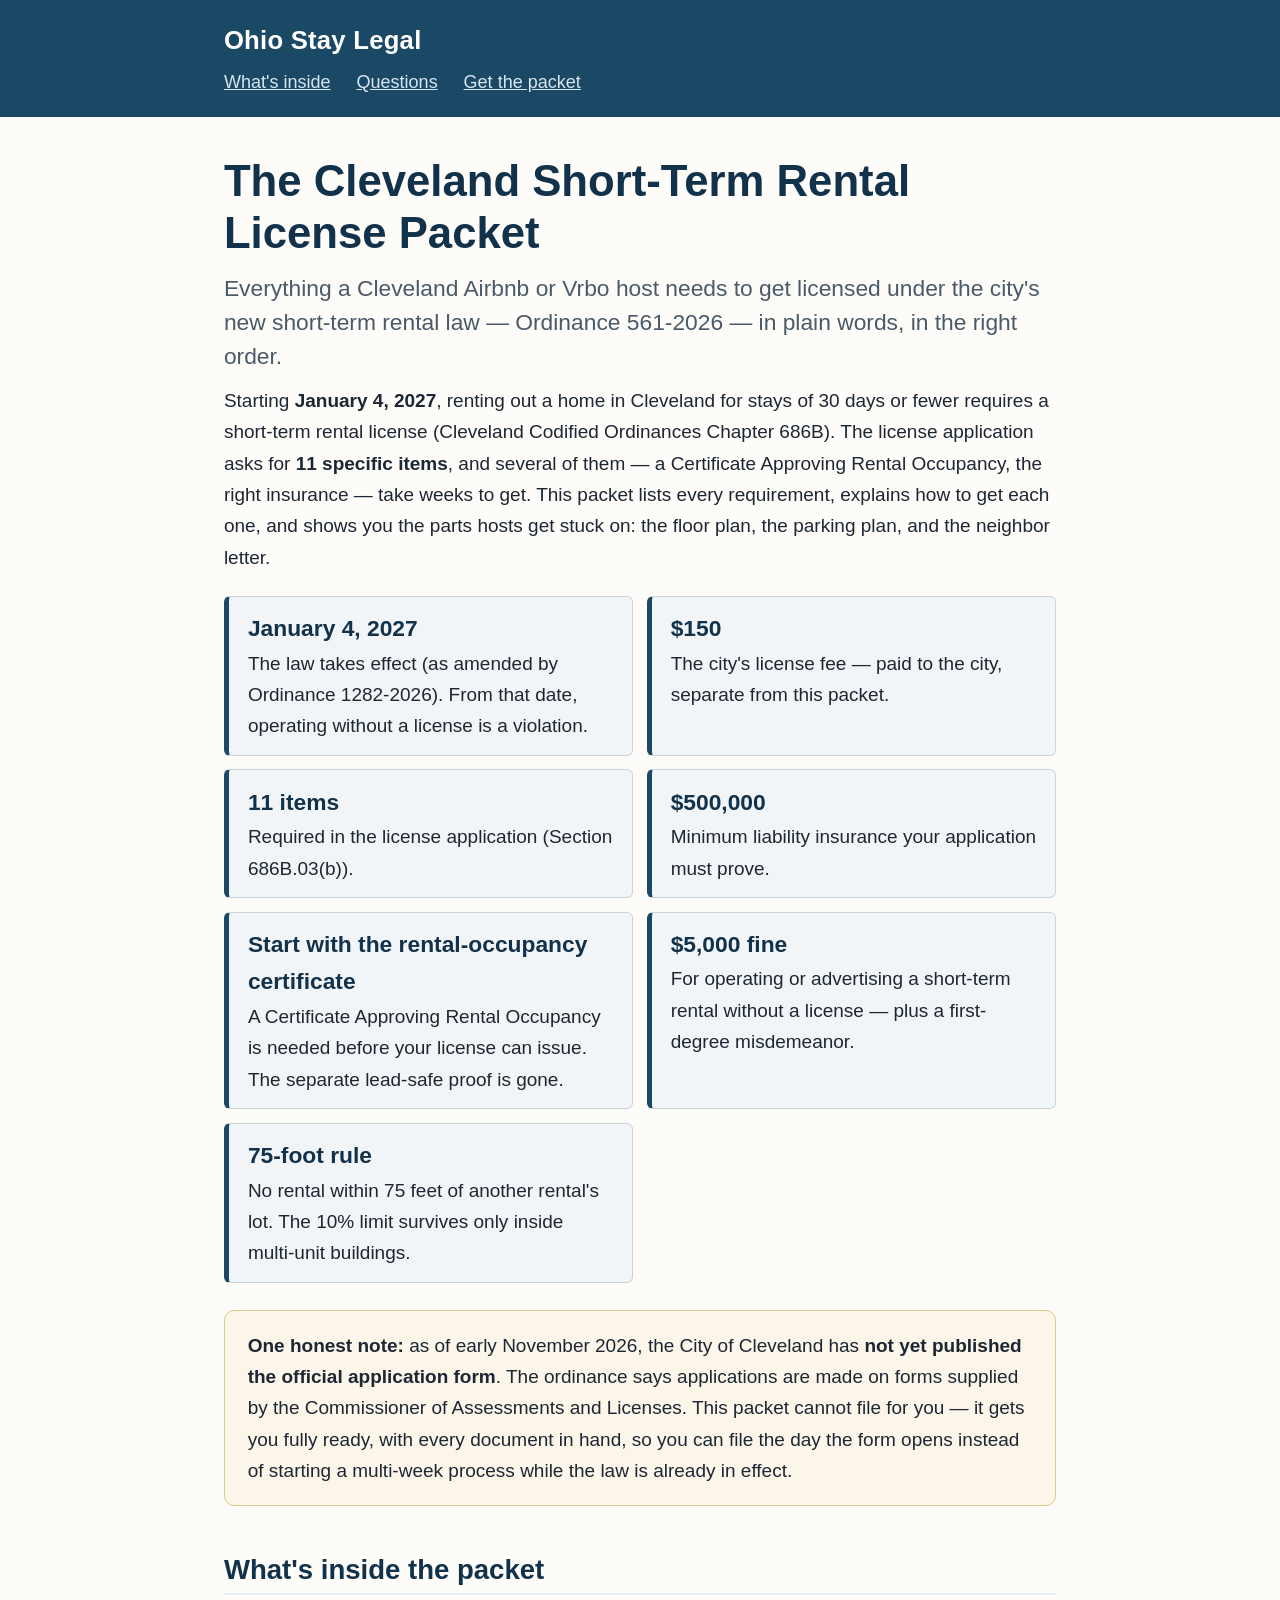
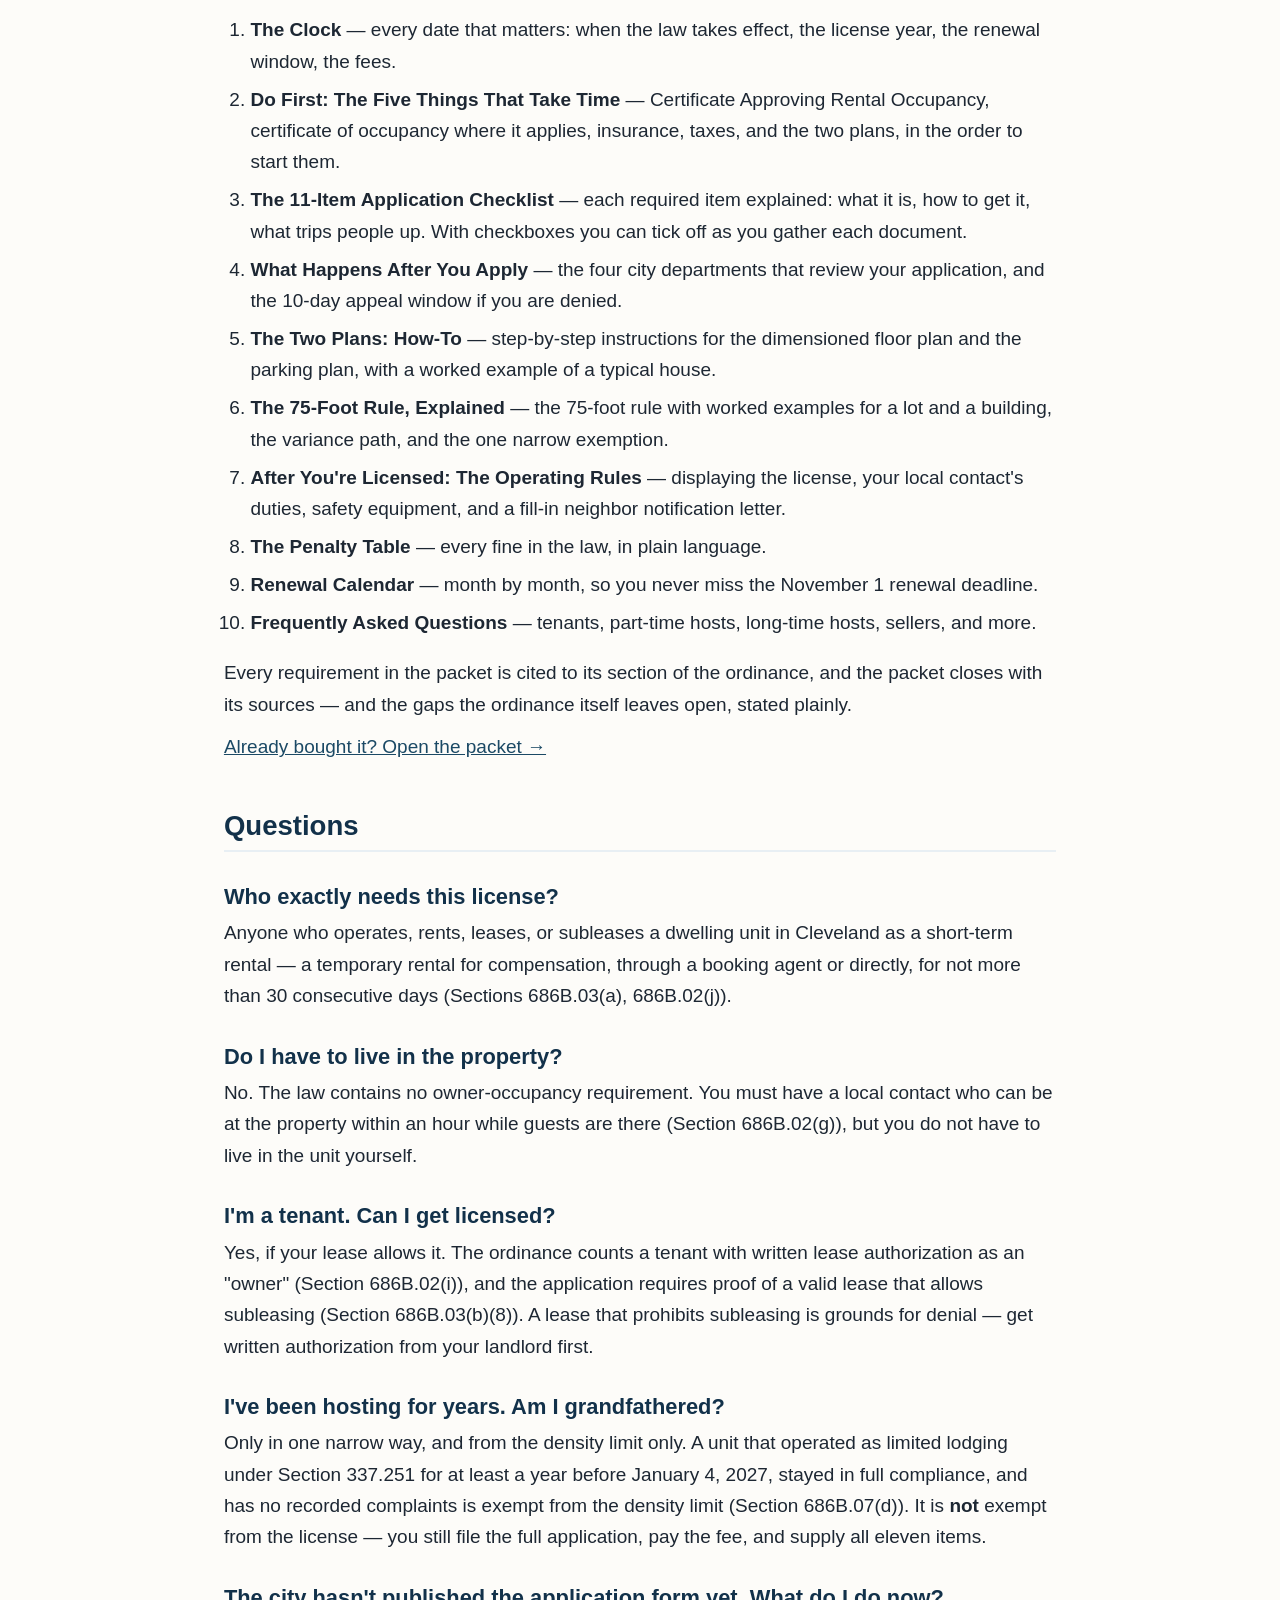
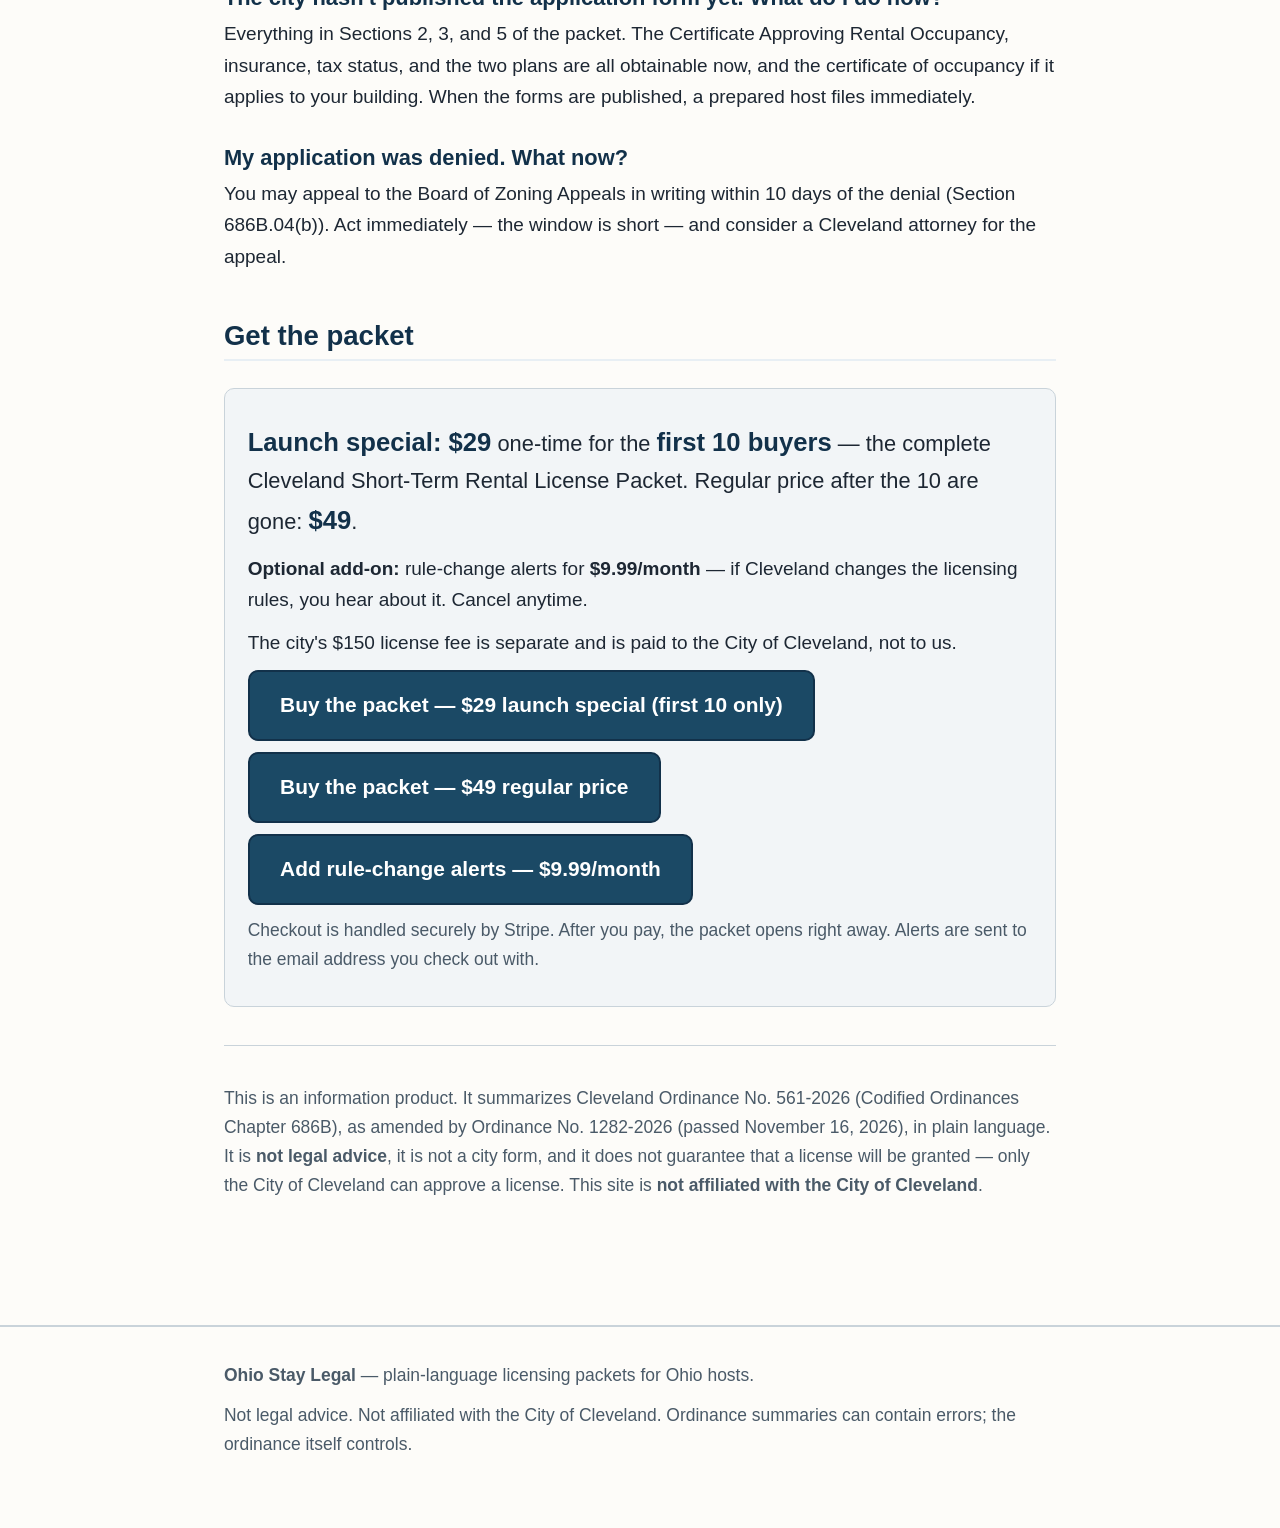
<file: index.html>
<!DOCTYPE html>
<html lang="en">
<head>
<meta charset="utf-8">
<meta name="viewport" content="width=device-width, initial-scale=1">
<!-- BRAND: "Ohio Stay Legal" — name decided by Stephen Legg on 2026-11-04 (state-file cross-check clean; historical registry portal blocked, residual risk accepted by him).
     To rename the product, change the brand name in these spots only:
     this file's <title>, the .brand line in the header, and the footer. -->
<title>Ohio Stay Legal — Cleveland Short-Term Rental License Packet</title>
<meta name="description" content="Everything a Cleveland Airbnb/Vrbo host needs to get licensed under Ordinances 561-2026 and 1282-2026: the 11 required items in plain words, in the right order. $49 one-time.">
<meta name="theme-color" content="#1b4965">
<link rel="manifest" href="manifest.webmanifest">
<link rel="stylesheet" href="style.css">
</head>
<body>

<header class="site-header">
  <div class="wrap">
    <a class="brand" href="index.html">Ohio Stay Legal</a>
    <nav class="site-nav">
      <a href="#whats-inside">What's inside</a>
      <a href="#faq">Questions</a>
      <a href="#buy">Get the packet</a>
    </nav>
  </div>
</header>

<main class="wrap">

  <h1>The Cleveland Short-Term Rental License Packet</h1>
  <p class="lede">Everything a Cleveland Airbnb or Vrbo host needs to get licensed under the city's new short-term rental law — Ordinance 561-2026 — in plain words, in the right order.</p>

  <p>Starting <strong>January 4, 2027</strong>, renting out a home in Cleveland for stays of 30 days or fewer requires a short-term rental license (Cleveland Codified Ordinances Chapter 686B). The license application asks for <strong>11 specific items</strong>, and several of them — a Certificate Approving Rental Occupancy, the right insurance — take weeks to get. This packet lists every requirement, explains how to get each one, and shows you the parts hosts get stuck on: the floor plan, the parking plan, and the neighbor letter.</p>

  <div class="fact-grid">
    <div class="fact"><strong>January 4, 2027</strong> The law takes effect (as amended by Ordinance 1282-2026). From that date, operating without a license is a violation.</div>
    <div class="fact"><strong>$150</strong> The city's license fee — paid to the city, separate from this packet.</div>
    <div class="fact"><strong>11 items</strong> Required in the license application (Section 686B.03(b)).</div>
    <div class="fact"><strong>$500,000</strong> Minimum liability insurance your application must prove.</div>
    <div class="fact"><strong>Start with the rental-occupancy certificate</strong> A Certificate Approving Rental Occupancy is needed before your license can issue. The separate lead-safe proof is gone.</div>
    <div class="fact"><strong>$5,000 fine</strong> For operating or advertising a short-term rental without a license — plus a first-degree misdemeanor.</div>
    <div class="fact"><strong>75-foot rule</strong> No rental within 75 feet of another rental's lot. The 10% limit survives only inside multi-unit buildings.</div>
  </div>

  <div class="callout">
    <p><strong>One honest note:</strong> as of early November 2026, the City of Cleveland has <strong>not yet published the official application form</strong>. The ordinance says applications are made on forms supplied by the Commissioner of Assessments and Licenses. This packet cannot file for you — it gets you fully ready, with every document in hand, so you can file the day the form opens instead of starting a multi-week process while the law is already in effect.</p>
  </div>

  <h2 id="whats-inside">What's inside the packet</h2>
  <ol>
    <li><strong>The Clock</strong> — every date that matters: when the law takes effect, the license year, the renewal window, the fees.</li>
    <li><strong>Do First: The Five Things That Take Time</strong> — Certificate Approving Rental Occupancy, certificate of occupancy where it applies, insurance, taxes, and the two plans, in the order to start them.</li>
    <li><strong>The 11-Item Application Checklist</strong> — each required item explained: what it is, how to get it, what trips people up. With checkboxes you can tick off as you gather each document.</li>
    <li><strong>What Happens After You Apply</strong> — the four city departments that review your application, and the 10-day appeal window if you are denied.</li>
    <li><strong>The Two Plans: How-To</strong> — step-by-step instructions for the dimensioned floor plan and the parking plan, with a worked example of a typical house.</li>
    <li><strong>The 75-Foot Rule, Explained</strong> — the 75-foot rule with worked examples for a lot and a building, the variance path, and the one narrow exemption.</li>
    <li><strong>After You're Licensed: The Operating Rules</strong> — displaying the license, your local contact's duties, safety equipment, and a fill-in neighbor notification letter.</li>
    <li><strong>The Penalty Table</strong> — every fine in the law, in plain language.</li>
    <li><strong>Renewal Calendar</strong> — month by month, so you never miss the November 1 renewal deadline.</li>
    <li><strong>Frequently Asked Questions</strong> — tenants, part-time hosts, long-time hosts, sellers, and more.</li>
  </ol>
  <p>Every requirement in the packet is cited to its section of the ordinance, and the packet closes with its sources — and the gaps the ordinance itself leaves open, stated plainly.</p>
  <p><a href="packet.html">Already bought it? Open the packet →</a></p>

  <h2 id="faq">Questions</h2>

  <div class="faq-item">
    <h3>Who exactly needs this license?</h3>
    <p>Anyone who operates, rents, leases, or subleases a dwelling unit in Cleveland as a short-term rental — a temporary rental for compensation, through a booking agent or directly, for not more than 30 consecutive days (Sections 686B.03(a), 686B.02(j)).</p>
  </div>

  <div class="faq-item">
    <h3>Do I have to live in the property?</h3>
    <p>No. The law contains no owner-occupancy requirement. You must have a local contact who can be at the property within an hour while guests are there (Section 686B.02(g)), but you do not have to live in the unit yourself.</p>
  </div>

  <div class="faq-item">
    <h3>I'm a tenant. Can I get licensed?</h3>
    <p>Yes, if your lease allows it. The ordinance counts a tenant with written lease authorization as an "owner" (Section 686B.02(i)), and the application requires proof of a valid lease that allows subleasing (Section 686B.03(b)(8)). A lease that prohibits subleasing is grounds for denial — get written authorization from your landlord first.</p>
  </div>

  <div class="faq-item">
    <h3>I've been hosting for years. Am I grandfathered?</h3>
    <p>Only in one narrow way, and from the density limit only. A unit that operated as limited lodging under Section 337.251 for at least a year before January 4, 2027, stayed in full compliance, and has no recorded complaints is exempt from the density limit (Section 686B.07(d)). It is <strong>not</strong> exempt from the license — you still file the full application, pay the fee, and supply all eleven items.</p>
  </div>

  <div class="faq-item">
    <h3>The city hasn't published the application form yet. What do I do now?</h3>
    <p>Everything in Sections 2, 3, and 5 of the packet. The Certificate Approving Rental Occupancy, insurance, tax status, and the two plans are all obtainable now, and the certificate of occupancy if it applies to your building. When the forms are published, a prepared host files immediately.</p>
  </div>

  <div class="faq-item">
    <h3>My application was denied. What now?</h3>
    <p>You may appeal to the Board of Zoning Appeals in writing within 10 days of the denial (Section 686B.04(b)). Act immediately — the window is short — and consider a Cleveland attorney for the appeal.</p>
  </div>

  <h2 id="buy">Get the packet</h2>
  <div class="panel">
    <p class="price-line"><strong>Launch special: $29</strong> one-time for the <strong>first 10 buyers</strong> — the complete Cleveland Short-Term Rental License Packet. Regular price after the 10 are gone: <strong>$49</strong>.</p>
    <p><strong>Optional add-on:</strong> rule-change alerts for <strong>$9.99/month</strong> — if Cleveland changes the licensing rules, you hear about it. Cancel anytime.</p>
    <p>The city's $150 license fee is separate and is paid to the City of Cleveland, not to us.</p>
    <p><a class="button" href="https://buy.stripe.com/eVqcN4eMR1yx7zq43Ne7m06">Buy the packet — $29 launch special (first 10 only)</a></p>
    <p><a class="button" href="https://buy.stripe.com/8x2eVc7kp2CB1b29o7e7m04">Buy the packet — $49 regular price</a></p>
    <p><a class="button" href="https://buy.stripe.com/7sYbJ06glb97dXOgQze7m05">Add rule-change alerts — $9.99/month</a></p>
    <p class="small">Checkout is handled securely by Stripe. After you pay, the packet opens right away. Alerts are sent to the email address you check out with.</p>
  </div>

  <hr>
  <p class="small">This is an information product. It summarizes Cleveland Ordinance No. 561-2026 (Codified Ordinances Chapter 686B), as amended by Ordinance No. 1282-2026 (passed November 16, 2026), in plain language. It is <strong>not legal advice</strong>, it is not a city form, and it does not guarantee that a license will be granted — only the City of Cleveland can approve a license. This site is <strong>not affiliated with the City of Cleveland</strong>.</p>

</main>

<footer class="site-footer">
  <div class="wrap">
    <p><strong>Ohio Stay Legal</strong> — plain-language licensing packets for Ohio hosts.</p>
    <p>Not legal advice. Not affiliated with the City of Cleveland. Ordinance summaries can contain errors; the ordinance itself controls.</p>
  </div>
</footer>

<script>
  if ('serviceWorker' in navigator) {
    window.addEventListener('load', function () {
      navigator.serviceWorker.register('sw.js').catch(function () { /* offline support is a bonus, not a requirement */ });
    });
  }
</script>

</body>
</html>
</file>
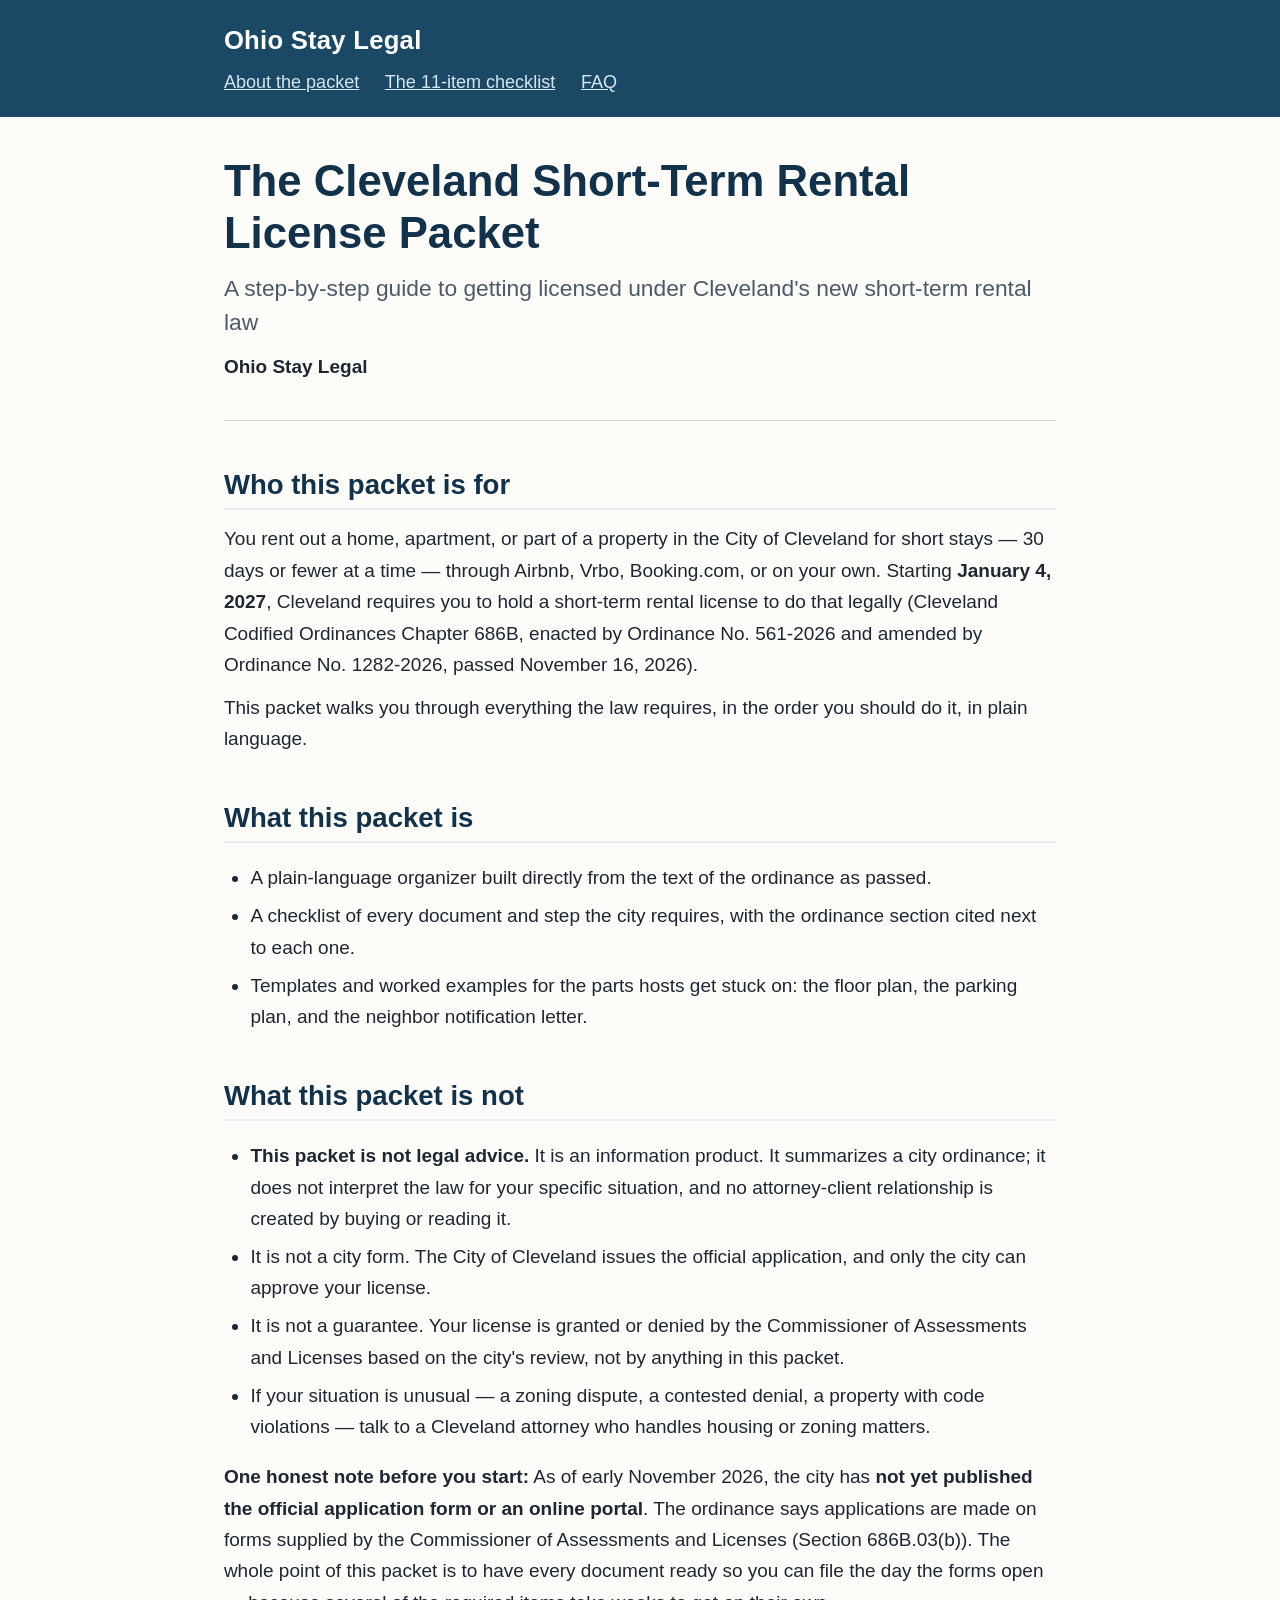
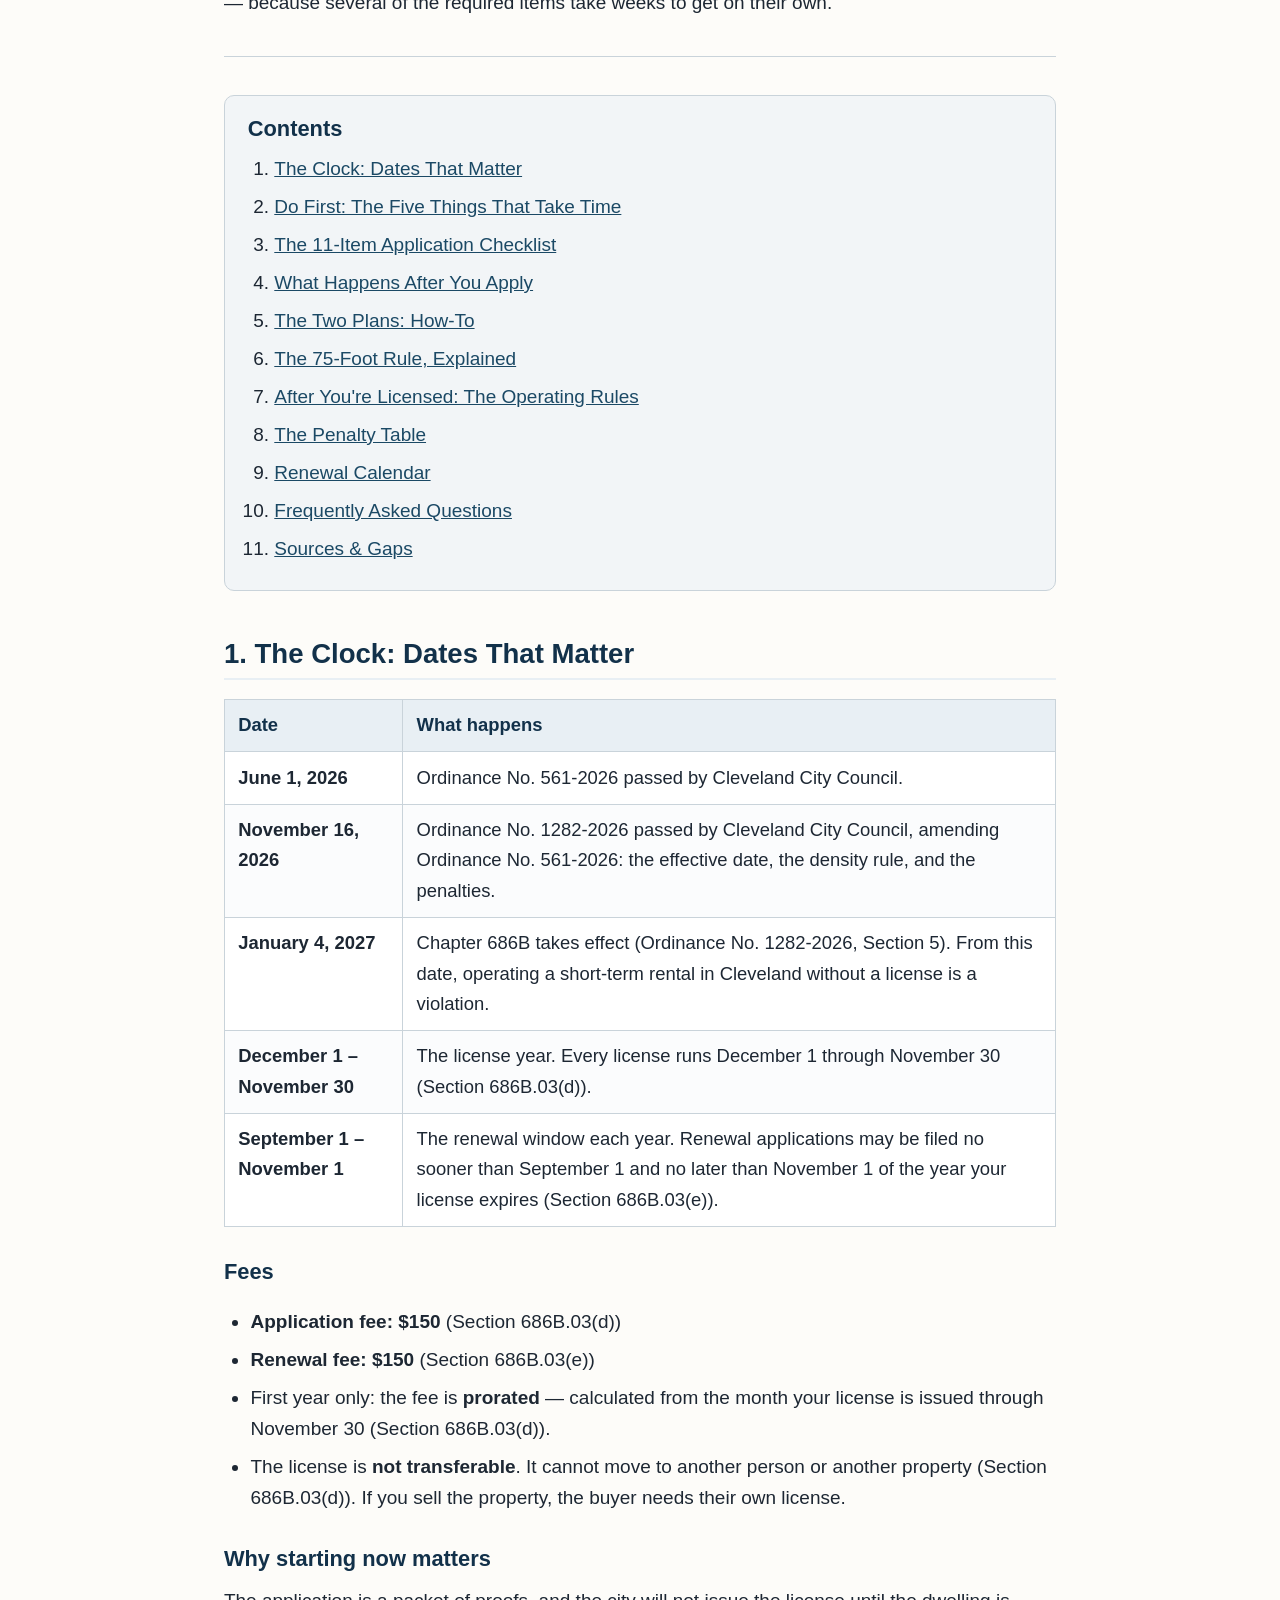
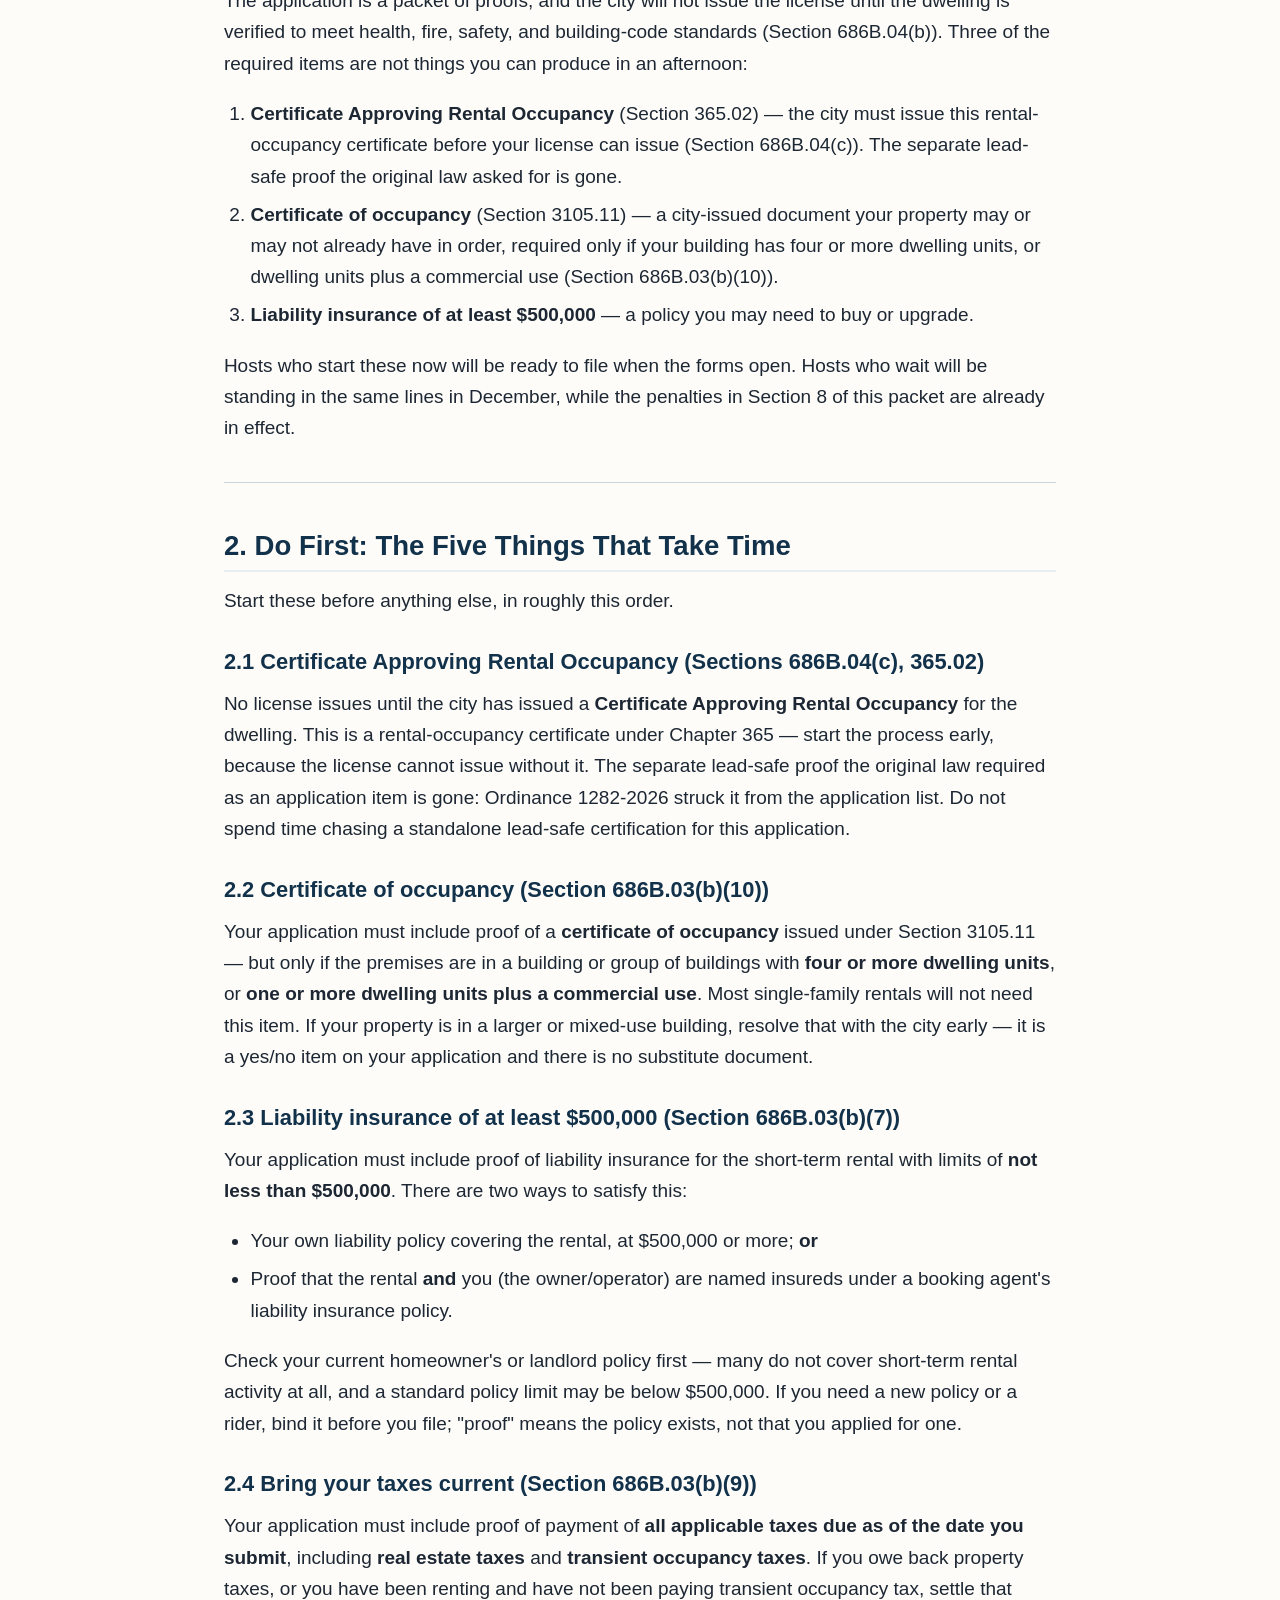
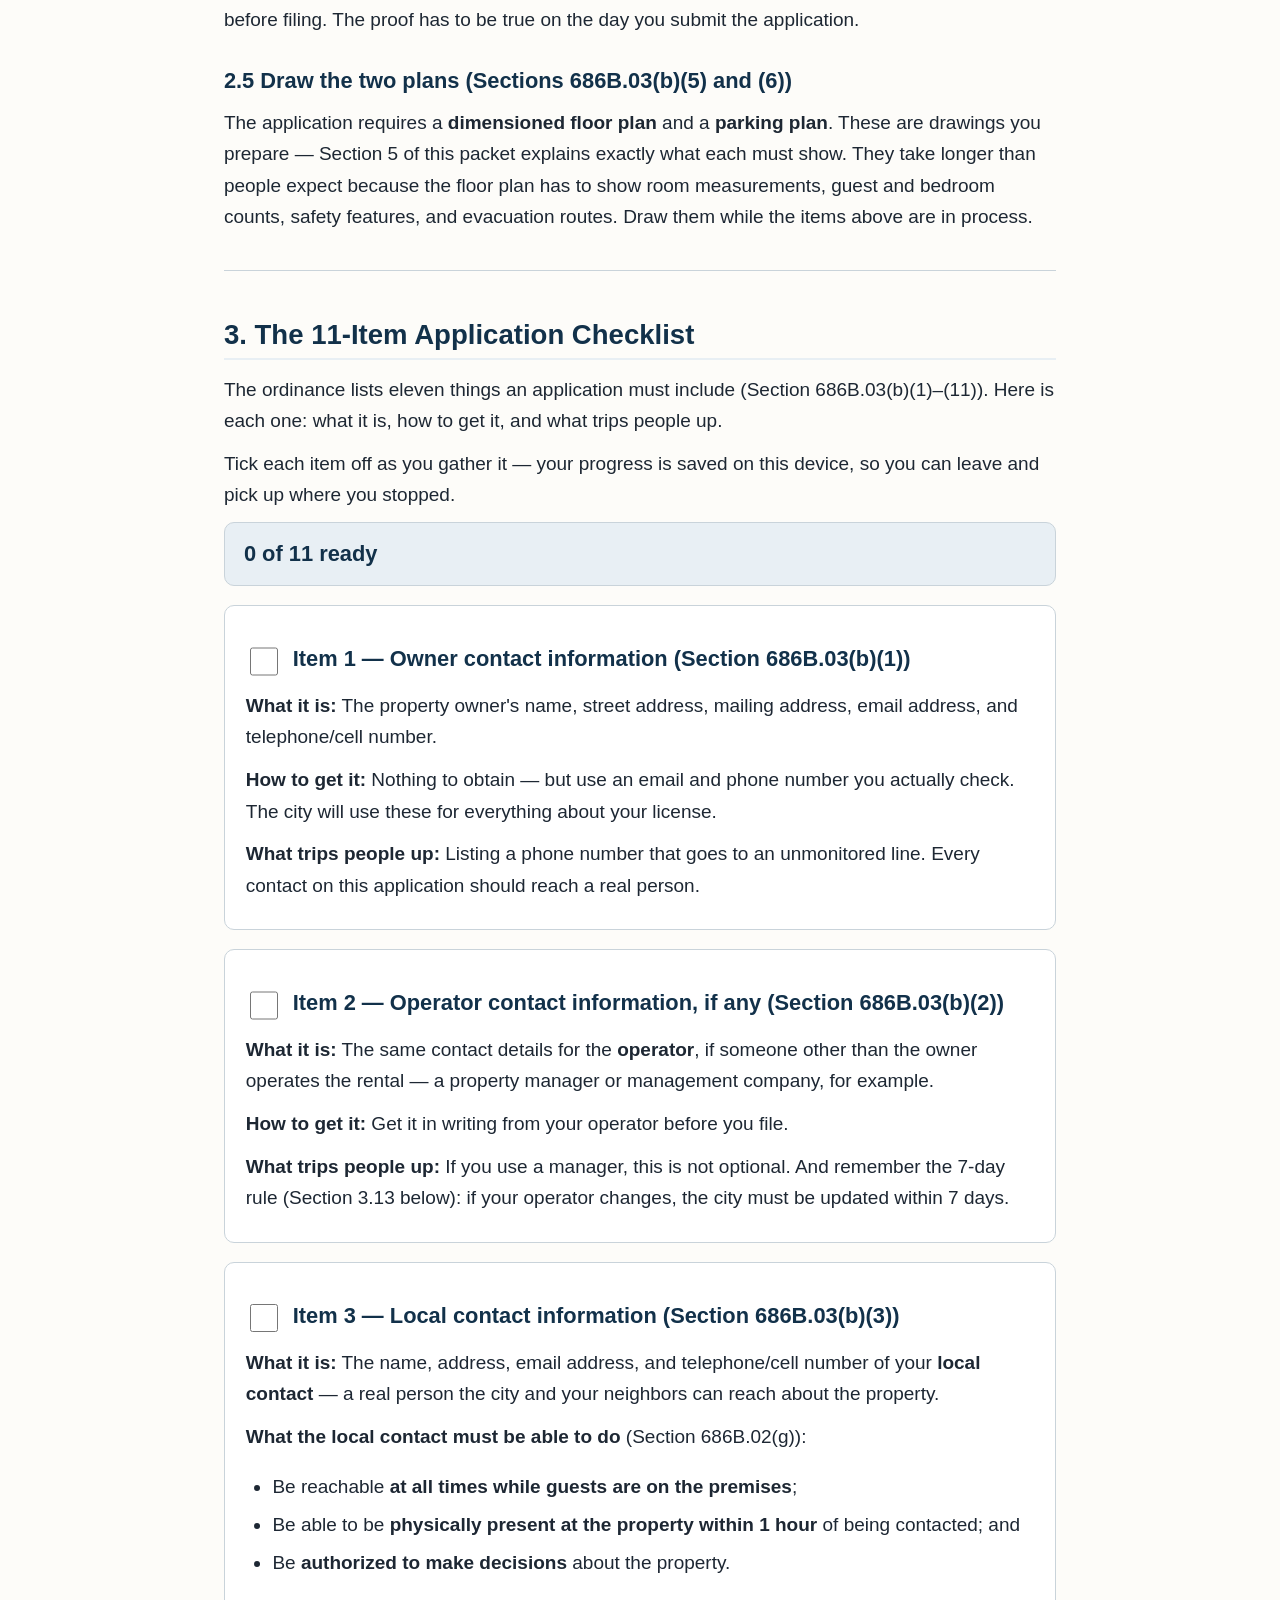
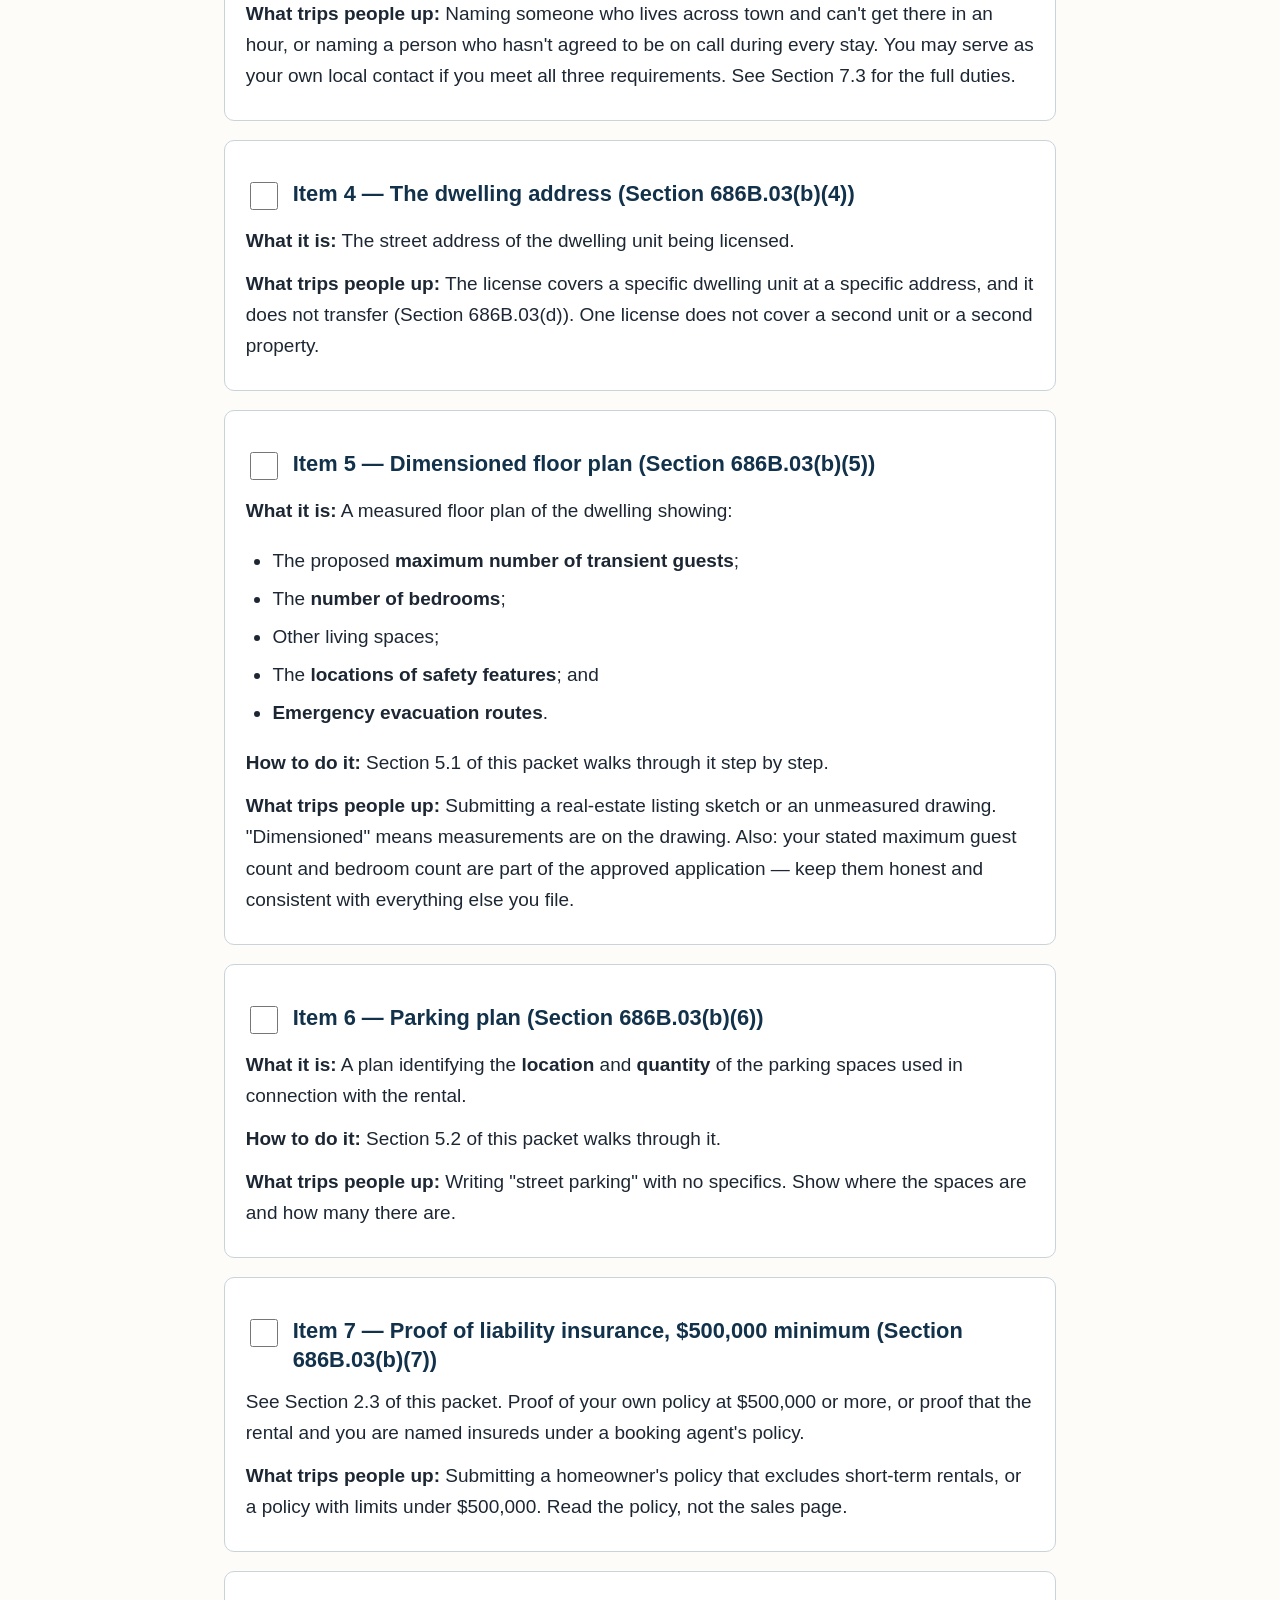
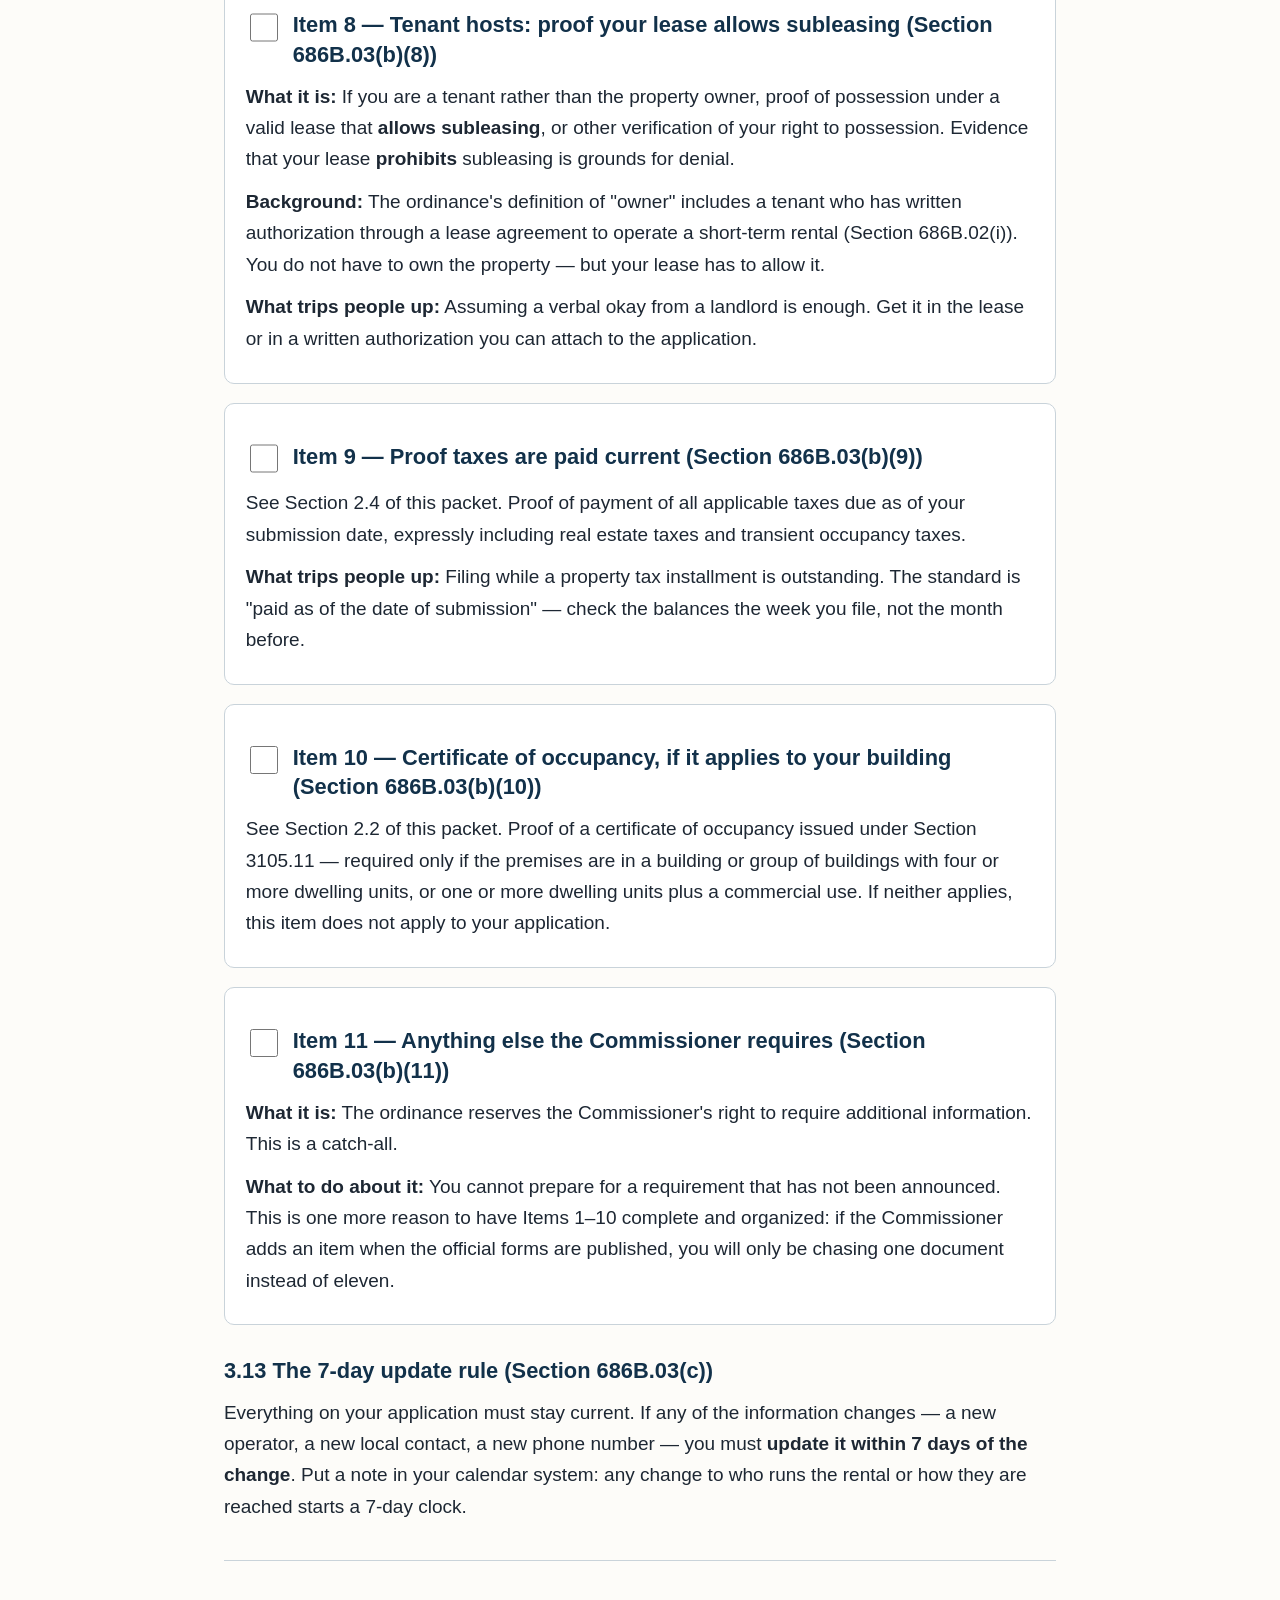
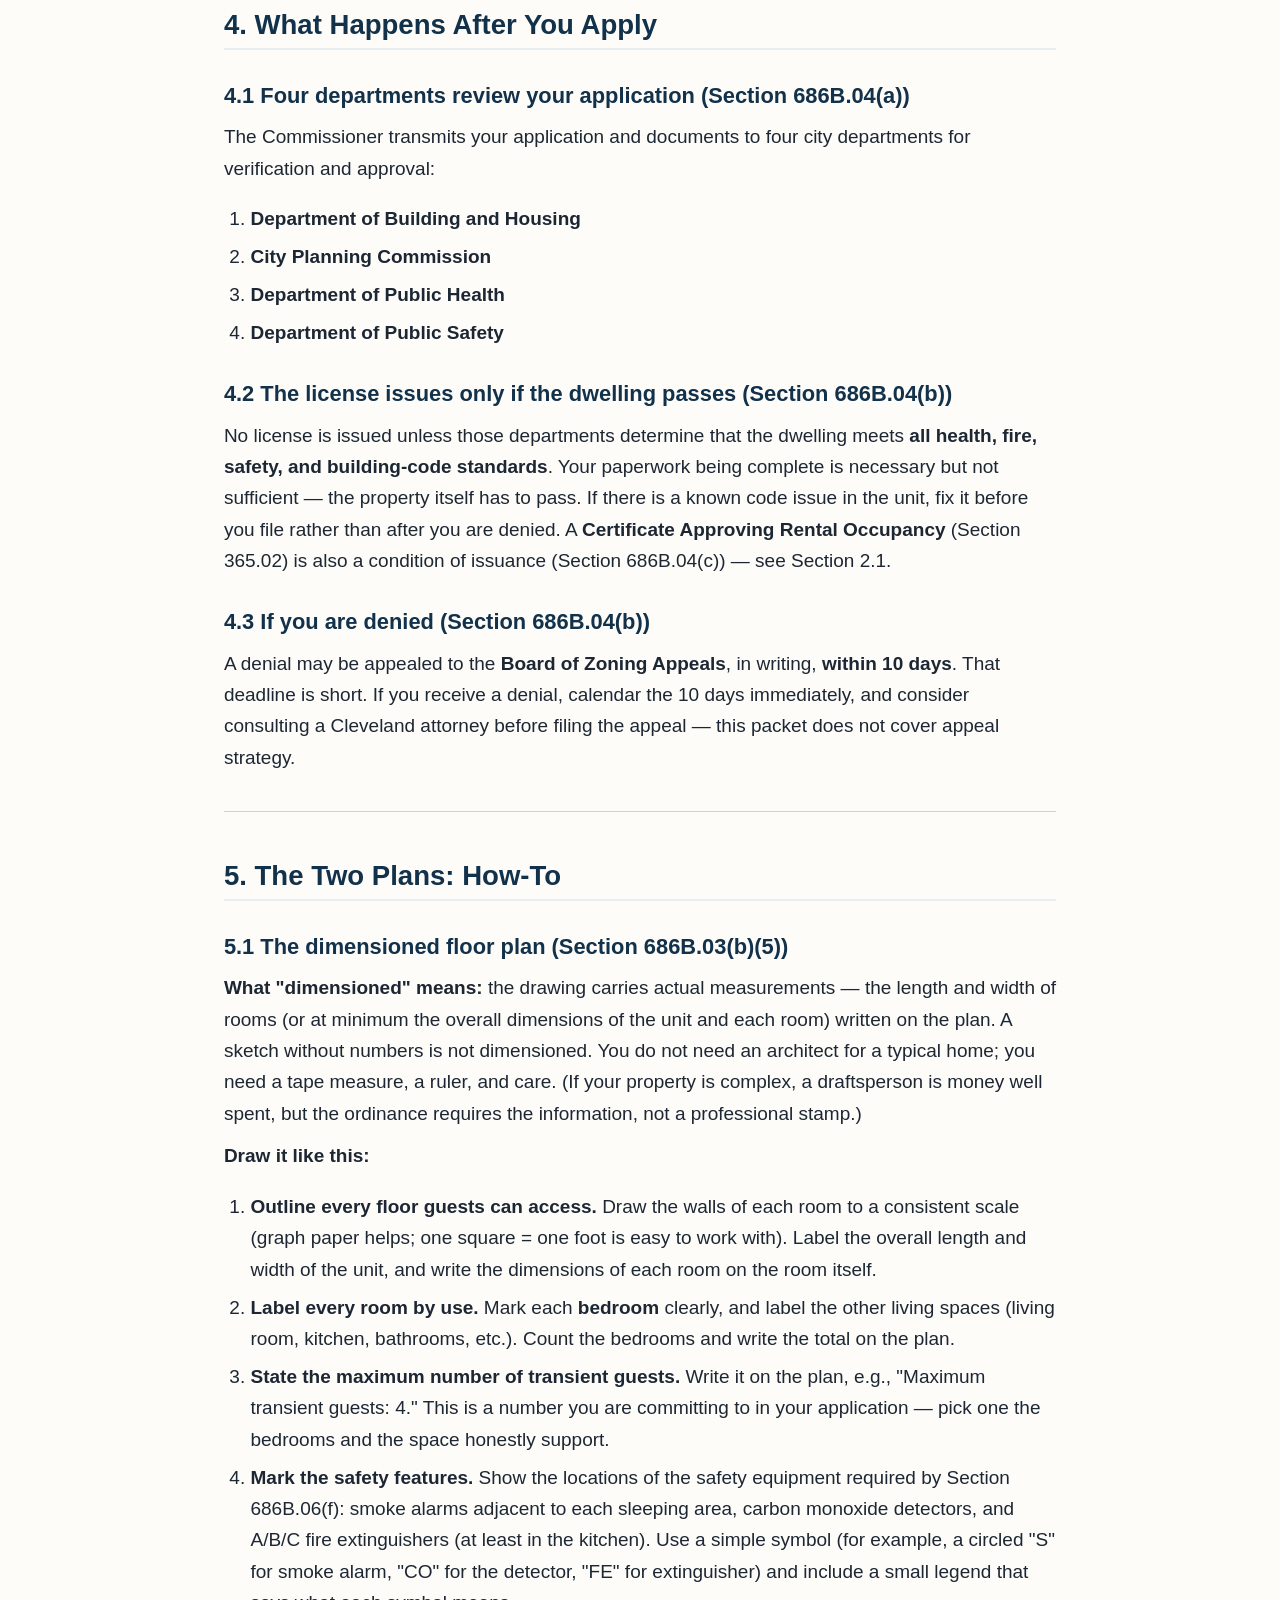
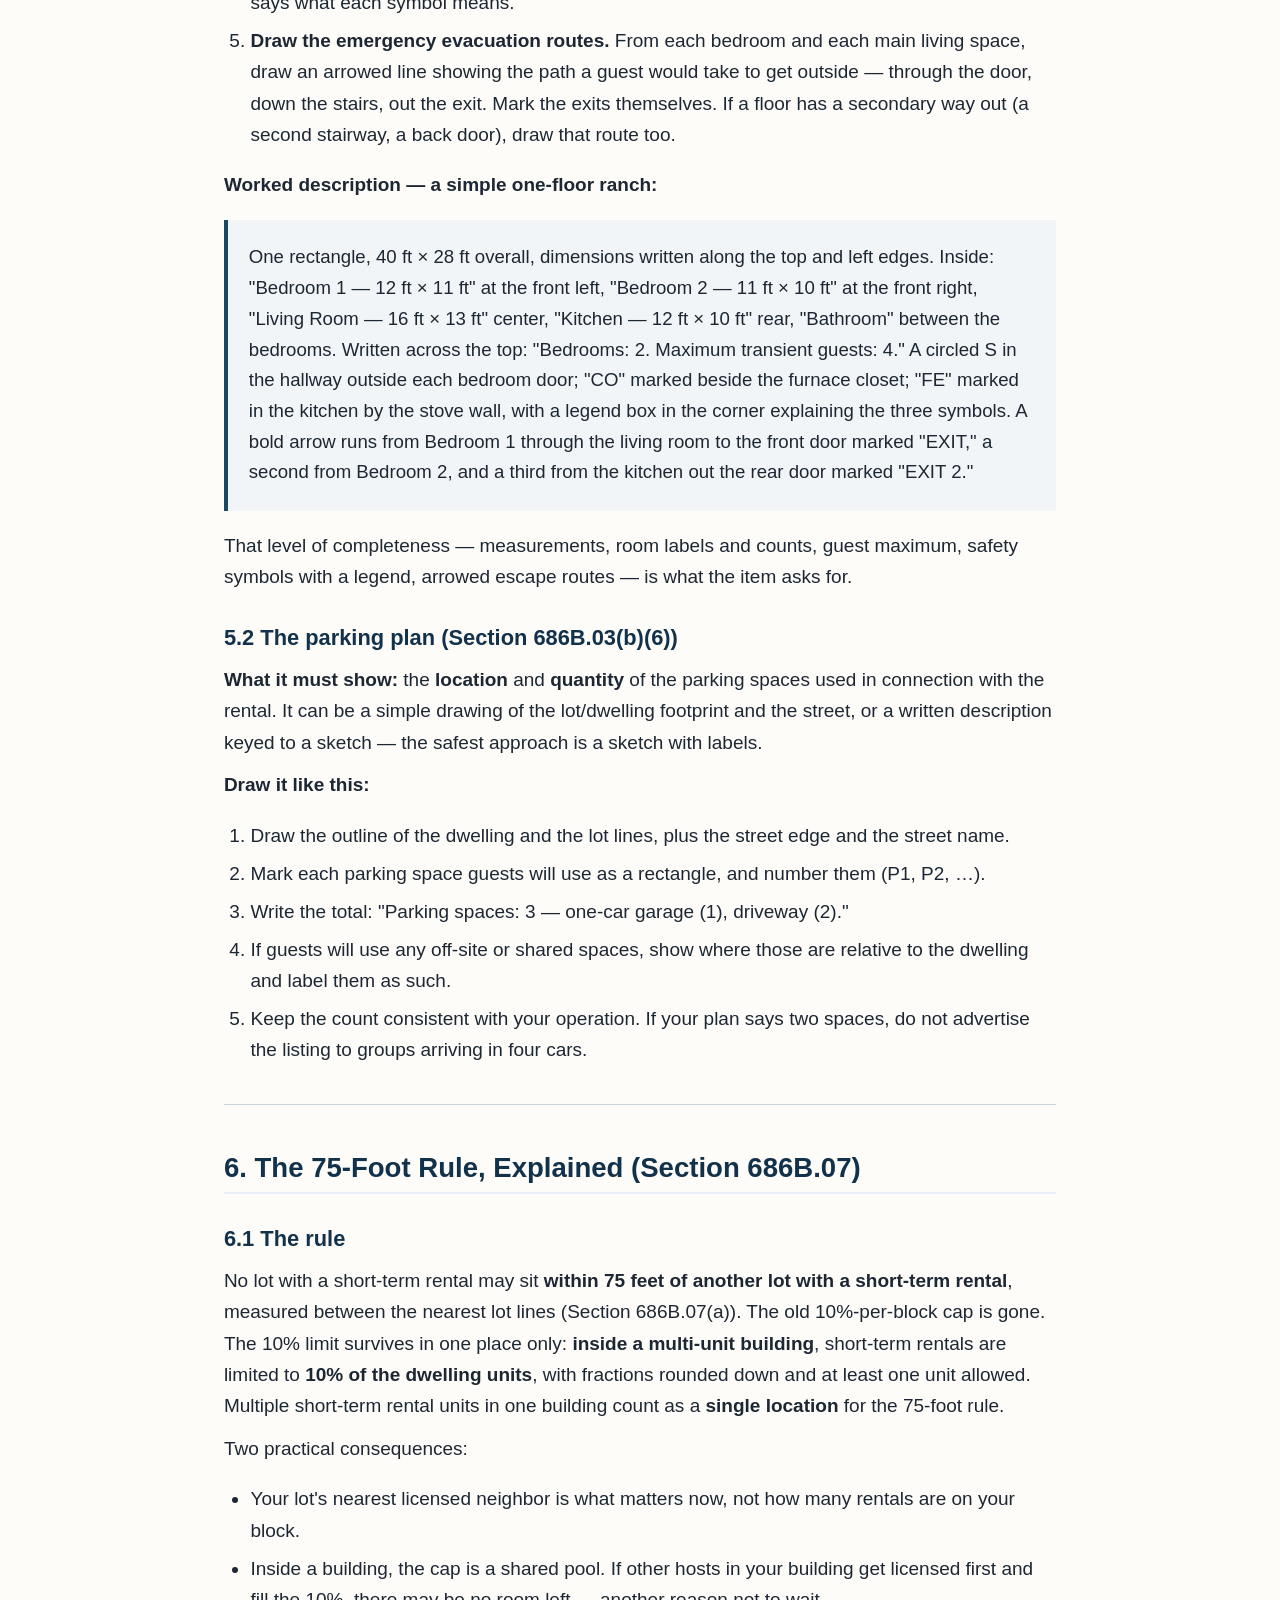
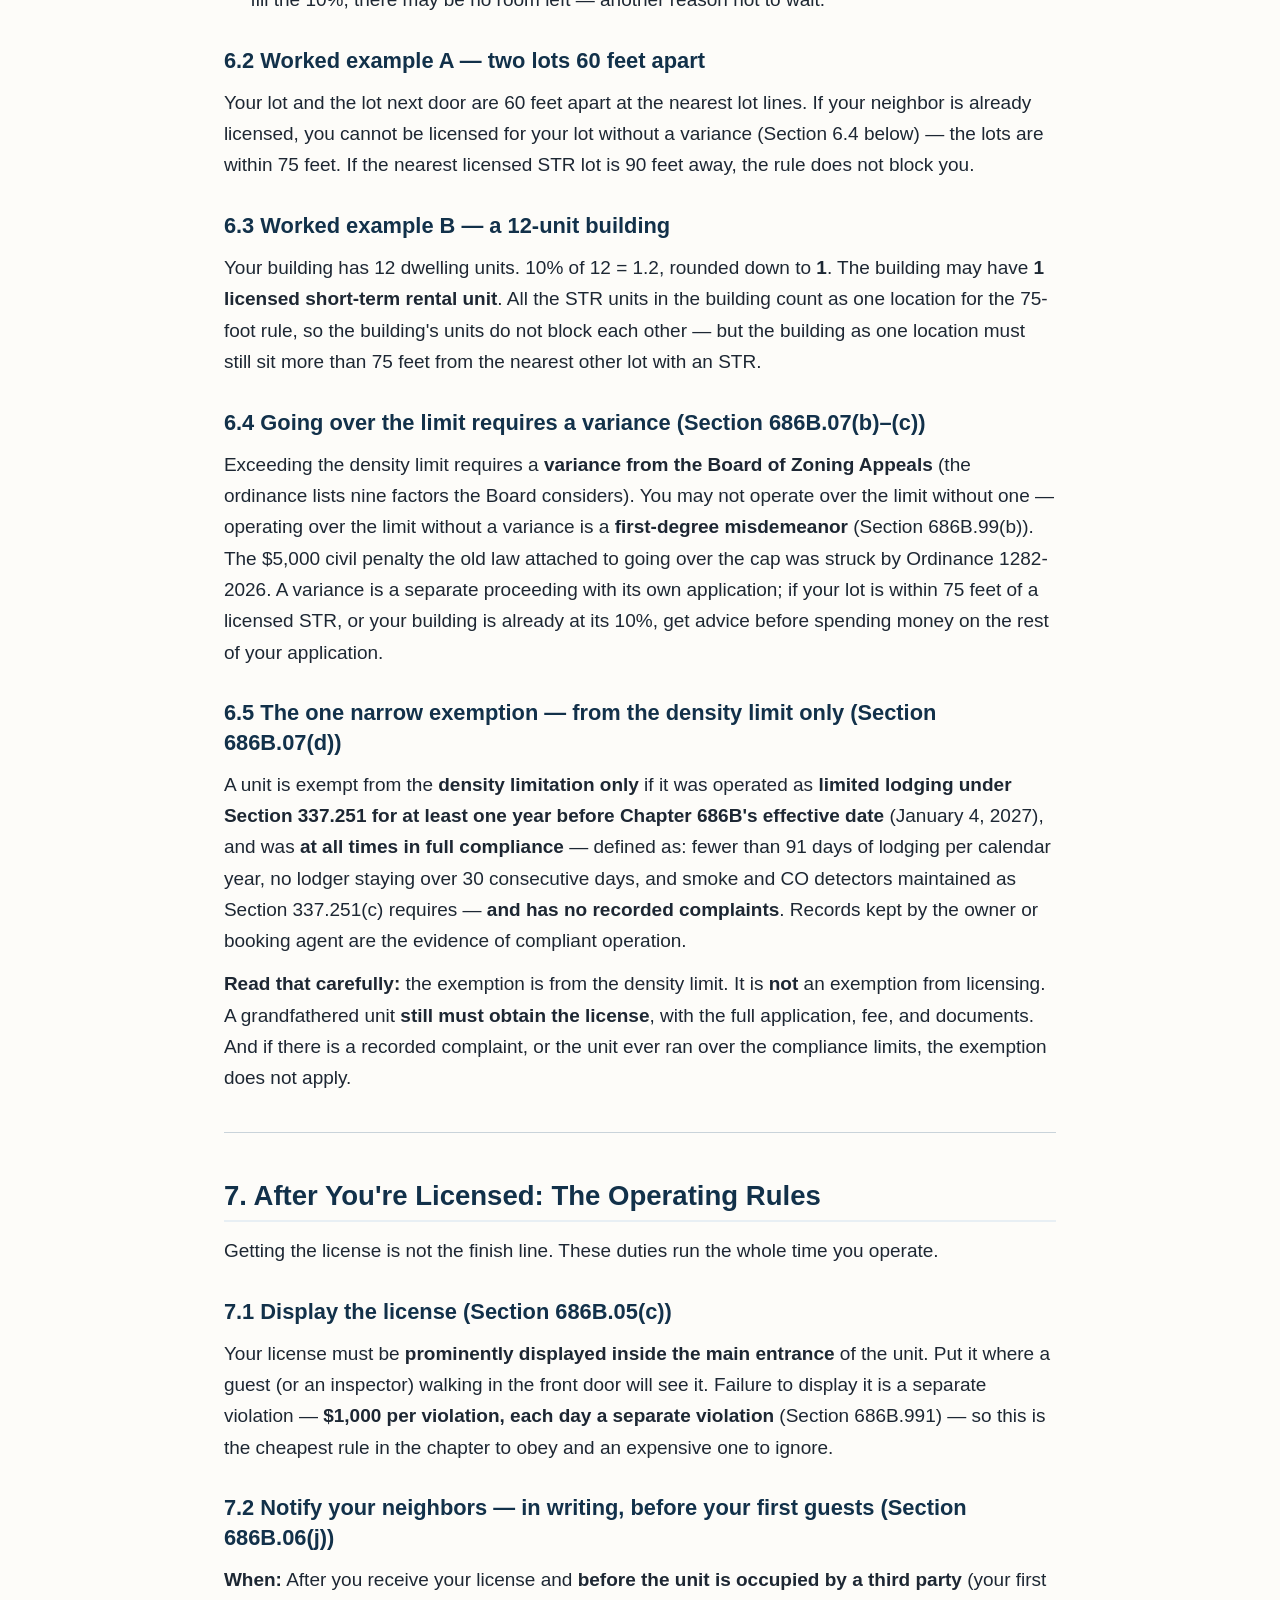
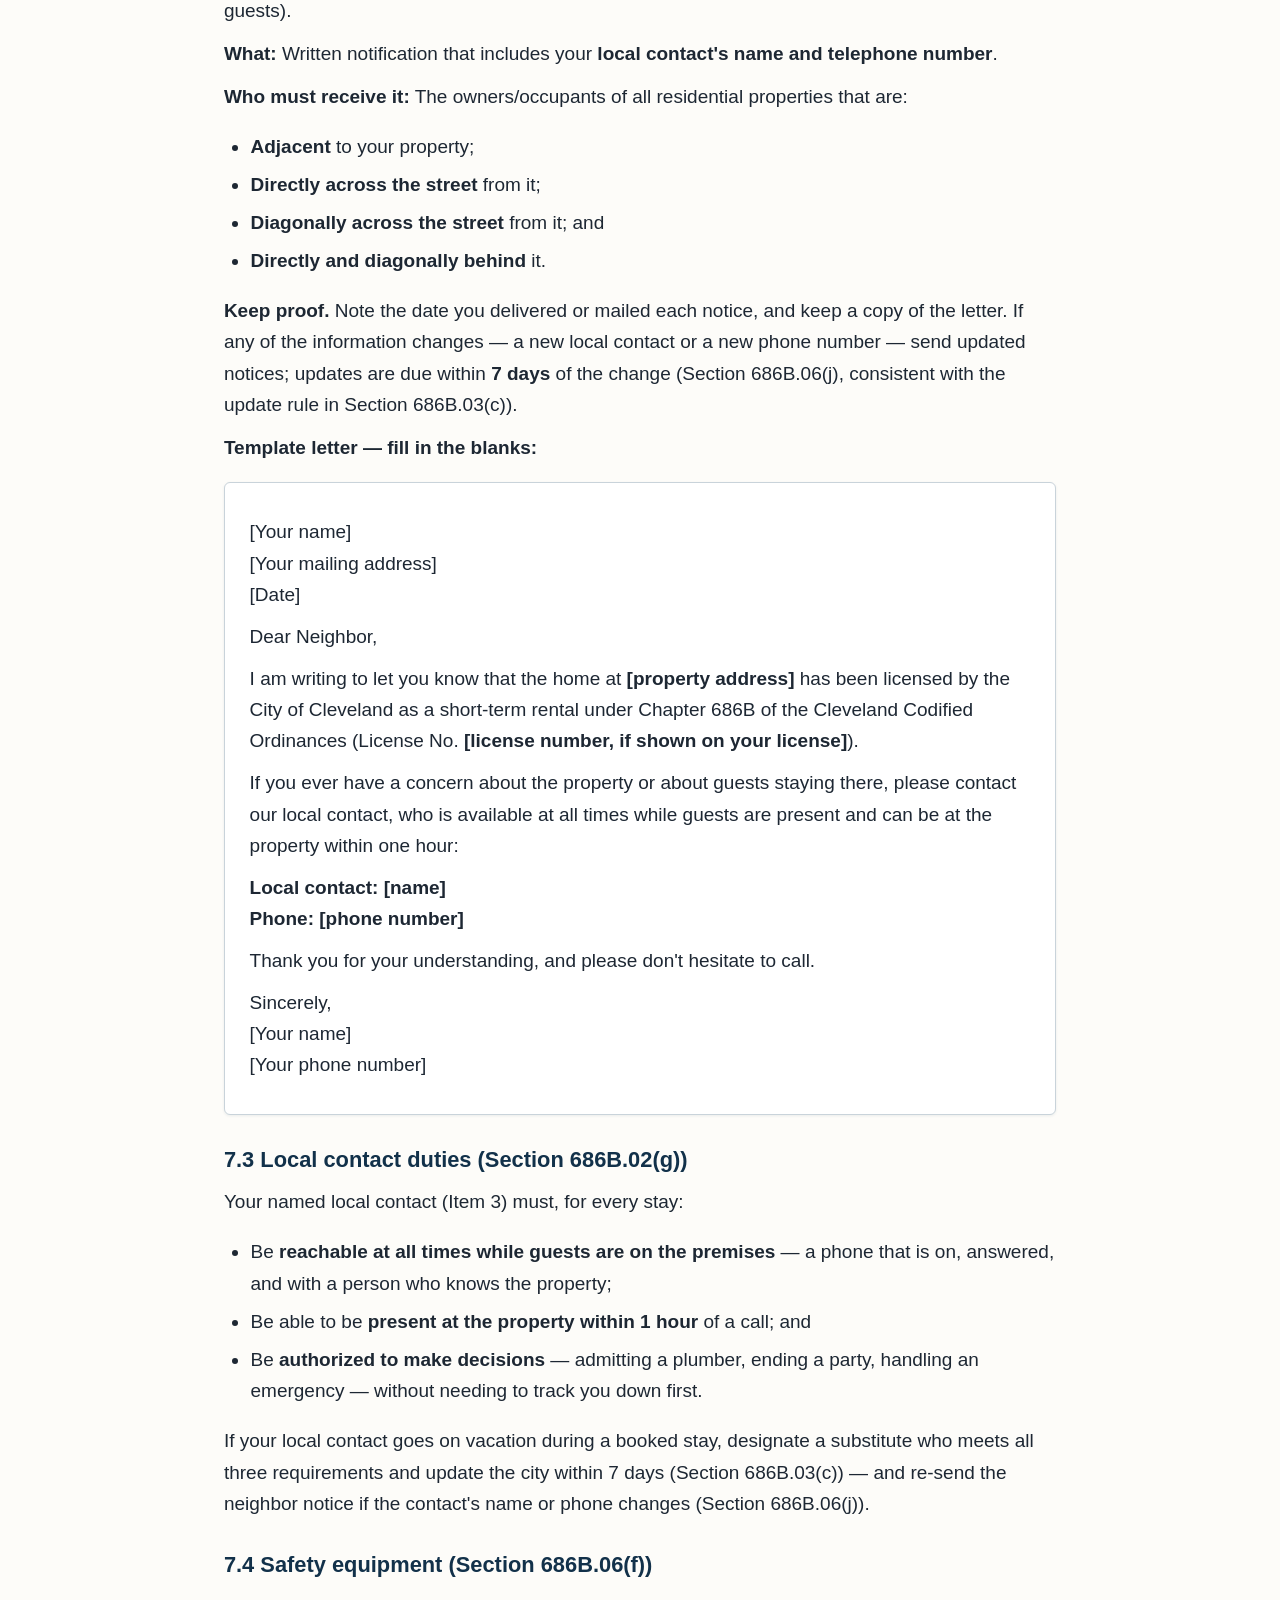
<file: packet.html>
<!DOCTYPE html>
<html lang="en">
<head>
<meta charset="utf-8">
<meta name="viewport" content="width=device-width, initial-scale=1">
<!-- BRAND: "Ohio Stay Legal" — name decided by Stephen Legg on 2026-11-04 (state-file cross-check clean; historical registry portal blocked, residual risk accepted by him).
     To rename the product, change the brand name in these spots only:
     this file's <title>, the .brand line in the header, and the footer.
     (The packet text itself also states its product name once,
     in the title block below — that line is part of the packet.) -->
<title>The Cleveland Short-Term Rental License Packet — Ohio Stay Legal</title>
<meta name="description" content="The full Cleveland Short-Term Rental License Packet: a step-by-step guide to getting licensed under Cleveland Ordinances 561-2026 and 1282-2026 (Chapter 686B), in plain words.">
<meta name="theme-color" content="#1b4965">
<link rel="manifest" href="manifest.webmanifest">
<link rel="stylesheet" href="style.css">
</head>
<body>

<header class="site-header">
  <div class="wrap">
    <a class="brand" href="index.html">Ohio Stay Legal</a>
    <nav class="site-nav">
      <a href="index.html">About the packet</a>
      <a href="#checklist">The 11-item checklist</a>
      <a href="#faq">FAQ</a>
    </nav>
  </div>
</header>

<main class="wrap">

  <h1>The Cleveland Short-Term Rental License Packet</h1>
  <p class="lede">A step-by-step guide to getting licensed under Cleveland's new short-term rental law</p>
  <p><strong>Ohio Stay Legal</strong></p>

  <hr>

  <h2 id="who">Who this packet is for</h2>
  <p>You rent out a home, apartment, or part of a property in the City of Cleveland for short stays — 30 days or fewer at a time — through Airbnb, Vrbo, Booking.com, or on your own. Starting <strong>January 4, 2027</strong>, Cleveland requires you to hold a short-term rental license to do that legally (Cleveland Codified Ordinances Chapter 686B, enacted by Ordinance No. 561-2026 and amended by Ordinance No. 1282-2026, passed November 16, 2026).</p>
  <p>This packet walks you through everything the law requires, in the order you should do it, in plain language.</p>

  <h2 id="what">What this packet is</h2>
  <ul>
    <li>A plain-language organizer built directly from the text of the ordinance as passed.</li>
    <li>A checklist of every document and step the city requires, with the ordinance section cited next to each one.</li>
    <li>Templates and worked examples for the parts hosts get stuck on: the floor plan, the parking plan, and the neighbor notification letter.</li>
  </ul>

  <h2 id="what-not">What this packet is not</h2>
  <ul>
    <li><strong>This packet is not legal advice.</strong> It is an information product. It summarizes a city ordinance; it does not interpret the law for your specific situation, and no attorney-client relationship is created by buying or reading it.</li>
    <li>It is not a city form. The City of Cleveland issues the official application, and only the city can approve your license.</li>
    <li>It is not a guarantee. Your license is granted or denied by the Commissioner of Assessments and Licenses based on the city's review, not by anything in this packet.</li>
    <li>If your situation is unusual — a zoning dispute, a contested denial, a property with code violations — talk to a Cleveland attorney who handles housing or zoning matters.</li>
  </ul>
  <p><strong>One honest note before you start:</strong> As of early November 2026, the city has <strong>not yet published the official application form or an online portal</strong>. The ordinance says applications are made on forms supplied by the Commissioner of Assessments and Licenses (Section 686B.03(b)). The whole point of this packet is to have every document ready so you can file the day the forms open — because several of the required items take weeks to get on their own.</p>

  <hr>

  <nav class="toc" aria-label="Contents">
    <h2>Contents</h2>
    <ol>
      <li><a href="#clock">The Clock: Dates That Matter</a></li>
      <li><a href="#do-first">Do First: The Five Things That Take Time</a></li>
      <li><a href="#checklist">The 11-Item Application Checklist</a></li>
      <li><a href="#after-apply">What Happens After You Apply</a></li>
      <li><a href="#plans">The Two Plans: How-To</a></li>
      <li><a href="#density">The 75-Foot Rule, Explained</a></li>
      <li><a href="#operating">After You're Licensed: The Operating Rules</a></li>
      <li><a href="#penalties">The Penalty Table</a></li>
      <li><a href="#renewal">Renewal Calendar</a></li>
      <li><a href="#faq">Frequently Asked Questions</a></li>
      <li><a href="#sources">Sources &amp; Gaps</a></li>
    </ol>
  </nav>

  <h2 id="clock">1. The Clock: Dates That Matter</h2>
  <div class="table-scroll">
  <table>
    <thead>
      <tr><th scope="col">Date</th><th scope="col">What happens</th></tr>
    </thead>
    <tbody>
      <tr><td><strong>June 1, 2026</strong></td><td>Ordinance No. 561-2026 passed by Cleveland City Council.</td></tr>
      <tr><td><strong>November 16, 2026</strong></td><td>Ordinance No. 1282-2026 passed by Cleveland City Council, amending Ordinance No. 561-2026: the effective date, the density rule, and the penalties.</td></tr>
      <tr><td><strong>January 4, 2027</strong></td><td>Chapter 686B takes effect (Ordinance No. 1282-2026, Section 5). From this date, operating a short-term rental in Cleveland without a license is a violation.</td></tr>
      <tr><td><strong>December 1 – November 30</strong></td><td>The license year. Every license runs December 1 through November 30 (Section 686B.03(d)).</td></tr>
      <tr><td><strong>September 1 – November 1</strong></td><td>The renewal window each year. Renewal applications may be filed no sooner than September 1 and no later than November 1 of the year your license expires (Section 686B.03(e)).</td></tr>
    </tbody>
  </table>
  </div>

  <h3>Fees</h3>
  <ul>
    <li><strong>Application fee: $150</strong> (Section 686B.03(d))</li>
    <li><strong>Renewal fee: $150</strong> (Section 686B.03(e))</li>
    <li>First year only: the fee is <strong>prorated</strong> — calculated from the month your license is issued through November 30 (Section 686B.03(d)).</li>
    <li>The license is <strong>not transferable</strong>. It cannot move to another person or another property (Section 686B.03(d)). If you sell the property, the buyer needs their own license.</li>
  </ul>

  <h3>Why starting now matters</h3>
  <p>The application is a packet of proofs, and the city will not issue the license until the dwelling is verified to meet health, fire, safety, and building-code standards (Section 686B.04(b)). Three of the required items are not things you can produce in an afternoon:</p>
  <ol>
    <li><strong>Certificate Approving Rental Occupancy</strong> (Section 365.02) — the city must issue this rental-occupancy certificate before your license can issue (Section 686B.04(c)). The separate lead-safe proof the original law asked for is gone.</li>
    <li><strong>Certificate of occupancy</strong> (Section 3105.11) — a city-issued document your property may or may not already have in order, required only if your building has four or more dwelling units, or dwelling units plus a commercial use (Section 686B.03(b)(10)).</li>
    <li><strong>Liability insurance of at least $500,000</strong> — a policy you may need to buy or upgrade.</li>
  </ol>
  <p>Hosts who start these now will be ready to file when the forms open. Hosts who wait will be standing in the same lines in December, while the penalties in Section 8 of this packet are already in effect.</p>

  <hr>

  <h2 id="do-first">2. Do First: The Five Things That Take Time</h2>
  <p>Start these before anything else, in roughly this order.</p>

  <h3>2.1 Certificate Approving Rental Occupancy (Sections 686B.04(c), 365.02)</h3>
  <p>No license issues until the city has issued a <strong>Certificate Approving Rental Occupancy</strong> for the dwelling. This is a rental-occupancy certificate under Chapter 365 — start the process early, because the license cannot issue without it. The separate lead-safe proof the original law required as an application item is gone: Ordinance 1282-2026 struck it from the application list. Do not spend time chasing a standalone lead-safe certification for this application.</p>

  <h3>2.2 Certificate of occupancy (Section 686B.03(b)(10))</h3>
  <p>Your application must include proof of a <strong>certificate of occupancy</strong> issued under Section 3105.11 — but only if the premises are in a building or group of buildings with <strong>four or more dwelling units</strong>, or <strong>one or more dwelling units plus a commercial use</strong>. Most single-family rentals will not need this item. If your property is in a larger or mixed-use building, resolve that with the city early — it is a yes/no item on your application and there is no substitute document.</p>

  <h3>2.3 Liability insurance of at least $500,000 (Section 686B.03(b)(7))</h3>
  <p>Your application must include proof of liability insurance for the short-term rental with limits of <strong>not less than $500,000</strong>. There are two ways to satisfy this:</p>
  <ul>
    <li>Your own liability policy covering the rental, at $500,000 or more; <strong>or</strong></li>
    <li>Proof that the rental <strong>and</strong> you (the owner/operator) are named insureds under a booking agent's liability insurance policy.</li>
  </ul>
  <p>Check your current homeowner's or landlord policy first — many do not cover short-term rental activity at all, and a standard policy limit may be below $500,000. If you need a new policy or a rider, bind it before you file; "proof" means the policy exists, not that you applied for one.</p>

  <h3>2.4 Bring your taxes current (Section 686B.03(b)(9))</h3>
  <p>Your application must include proof of payment of <strong>all applicable taxes due as of the date you submit</strong>, including <strong>real estate taxes</strong> and <strong>transient occupancy taxes</strong>. If you owe back property taxes, or you have been renting and have not been paying transient occupancy tax, settle that before filing. The proof has to be true on the day you submit the application.</p>

  <h3>2.5 Draw the two plans (Sections 686B.03(b)(5) and (6))</h3>
  <p>The application requires a <strong>dimensioned floor plan</strong> and a <strong>parking plan</strong>. These are drawings you prepare — Section 5 of this packet explains exactly what each must show. They take longer than people expect because the floor plan has to show room measurements, guest and bedroom counts, safety features, and evacuation routes. Draw them while the items above are in process.</p>

  <hr>

  <h2 id="checklist">3. The 11-Item Application Checklist</h2>
  <p>The ordinance lists eleven things an application must include (Section 686B.03(b)(1)–(11)). Here is each one: what it is, how to get it, and what trips people up.</p>
  <p>Tick each item off as you gather it — your progress is saved on this device, so you can leave and pick up where you stopped.</p>
  <p class="progress-line" id="checklist-progress" role="status">0 of 11 ready</p>

  <div class="checklist-item">
    <h3><label class="item-toggle"><input type="checkbox" class="item-check" data-item="1"> Item 1 — Owner contact information (Section 686B.03(b)(1))</label></h3>
    <p><strong>What it is:</strong> The property owner's name, street address, mailing address, email address, and telephone/cell number.</p>
    <p><strong>How to get it:</strong> Nothing to obtain — but use an email and phone number you actually check. The city will use these for everything about your license.</p>
    <p><strong>What trips people up:</strong> Listing a phone number that goes to an unmonitored line. Every contact on this application should reach a real person.</p>
  </div>

  <div class="checklist-item">
    <h3><label class="item-toggle"><input type="checkbox" class="item-check" data-item="2"> Item 2 — Operator contact information, if any (Section 686B.03(b)(2))</label></h3>
    <p><strong>What it is:</strong> The same contact details for the <strong>operator</strong>, if someone other than the owner operates the rental — a property manager or management company, for example.</p>
    <p><strong>How to get it:</strong> Get it in writing from your operator before you file.</p>
    <p><strong>What trips people up:</strong> If you use a manager, this is not optional. And remember the 7-day rule (Section 3.13 below): if your operator changes, the city must be updated within 7 days.</p>
  </div>

  <div class="checklist-item">
    <h3><label class="item-toggle"><input type="checkbox" class="item-check" data-item="3"> Item 3 — Local contact information (Section 686B.03(b)(3))</label></h3>
    <p><strong>What it is:</strong> The name, address, email address, and telephone/cell number of your <strong>local contact</strong> — a real person the city and your neighbors can reach about the property.</p>
    <p><strong>What the local contact must be able to do</strong> (Section 686B.02(g)):</p>
    <ul>
      <li>Be reachable <strong>at all times while guests are on the premises</strong>;</li>
      <li>Be able to be <strong>physically present at the property within 1 hour</strong> of being contacted; and</li>
      <li>Be <strong>authorized to make decisions</strong> about the property.</li>
    </ul>
    <p><strong>What trips people up:</strong> Naming someone who lives across town and can't get there in an hour, or naming a person who hasn't agreed to be on call during every stay. You may serve as your own local contact if you meet all three requirements. See Section 7.3 for the full duties.</p>
  </div>

  <div class="checklist-item">
    <h3><label class="item-toggle"><input type="checkbox" class="item-check" data-item="4"> Item 4 — The dwelling address (Section 686B.03(b)(4))</label></h3>
    <p><strong>What it is:</strong> The street address of the dwelling unit being licensed.</p>
    <p><strong>What trips people up:</strong> The license covers a specific dwelling unit at a specific address, and it does not transfer (Section 686B.03(d)). One license does not cover a second unit or a second property.</p>
  </div>

  <div class="checklist-item">
    <h3><label class="item-toggle"><input type="checkbox" class="item-check" data-item="5"> Item 5 — Dimensioned floor plan (Section 686B.03(b)(5))</label></h3>
    <p><strong>What it is:</strong> A measured floor plan of the dwelling showing:</p>
    <ul>
      <li>The proposed <strong>maximum number of transient guests</strong>;</li>
      <li>The <strong>number of bedrooms</strong>;</li>
      <li>Other living spaces;</li>
      <li>The <strong>locations of safety features</strong>; and</li>
      <li><strong>Emergency evacuation routes</strong>.</li>
    </ul>
    <p><strong>How to do it:</strong> Section 5.1 of this packet walks through it step by step.</p>
    <p><strong>What trips people up:</strong> Submitting a real-estate listing sketch or an unmeasured drawing. "Dimensioned" means measurements are on the drawing. Also: your stated maximum guest count and bedroom count are part of the approved application — keep them honest and consistent with everything else you file.</p>
  </div>

  <div class="checklist-item">
    <h3><label class="item-toggle"><input type="checkbox" class="item-check" data-item="6"> Item 6 — Parking plan (Section 686B.03(b)(6))</label></h3>
    <p><strong>What it is:</strong> A plan identifying the <strong>location</strong> and <strong>quantity</strong> of the parking spaces used in connection with the rental.</p>
    <p><strong>How to do it:</strong> Section 5.2 of this packet walks through it.</p>
    <p><strong>What trips people up:</strong> Writing "street parking" with no specifics. Show where the spaces are and how many there are.</p>
  </div>

  <div class="checklist-item">
    <h3><label class="item-toggle"><input type="checkbox" class="item-check" data-item="7"> Item 7 — Proof of liability insurance, $500,000 minimum (Section 686B.03(b)(7))</label></h3>
    <p>See Section 2.3 of this packet. Proof of your own policy at $500,000 or more, or proof that the rental and you are named insureds under a booking agent's policy.</p>
    <p><strong>What trips people up:</strong> Submitting a homeowner's policy that excludes short-term rentals, or a policy with limits under $500,000. Read the policy, not the sales page.</p>
  </div>

  <div class="checklist-item">
    <h3><label class="item-toggle"><input type="checkbox" class="item-check" data-item="8"> Item 8 — Tenant hosts: proof your lease allows subleasing (Section 686B.03(b)(8))</label></h3>
    <p><strong>What it is:</strong> If you are a tenant rather than the property owner, proof of possession under a valid lease that <strong>allows subleasing</strong>, or other verification of your right to possession. Evidence that your lease <strong>prohibits</strong> subleasing is grounds for denial.</p>
    <p><strong>Background:</strong> The ordinance's definition of "owner" includes a tenant who has written authorization through a lease agreement to operate a short-term rental (Section 686B.02(i)). You do not have to own the property — but your lease has to allow it.</p>
    <p><strong>What trips people up:</strong> Assuming a verbal okay from a landlord is enough. Get it in the lease or in a written authorization you can attach to the application.</p>
  </div>

  <div class="checklist-item">
    <h3><label class="item-toggle"><input type="checkbox" class="item-check" data-item="9"> Item 9 — Proof taxes are paid current (Section 686B.03(b)(9))</label></h3>
    <p>See Section 2.4 of this packet. Proof of payment of all applicable taxes due as of your submission date, expressly including real estate taxes and transient occupancy taxes.</p>
    <p><strong>What trips people up:</strong> Filing while a property tax installment is outstanding. The standard is "paid as of the date of submission" — check the balances the week you file, not the month before.</p>
  </div>

  <div class="checklist-item">
    <h3><label class="item-toggle"><input type="checkbox" class="item-check" data-item="10"> Item 10 — Certificate of occupancy, if it applies to your building (Section 686B.03(b)(10))</label></h3>
    <p>See Section 2.2 of this packet. Proof of a certificate of occupancy issued under Section 3105.11 — required only if the premises are in a building or group of buildings with four or more dwelling units, or one or more dwelling units plus a commercial use. If neither applies, this item does not apply to your application.</p>
  </div>

  <div class="checklist-item">
    <h3><label class="item-toggle"><input type="checkbox" class="item-check" data-item="11"> Item 11 — Anything else the Commissioner requires (Section 686B.03(b)(11))</label></h3>
    <p><strong>What it is:</strong> The ordinance reserves the Commissioner's right to require additional information. This is a catch-all.</p>
    <p><strong>What to do about it:</strong> You cannot prepare for a requirement that has not been announced. This is one more reason to have Items 1–10 complete and organized: if the Commissioner adds an item when the official forms are published, you will only be chasing one document instead of eleven.</p>
  </div>

  <h3>3.13 The 7-day update rule (Section 686B.03(c))</h3>
  <p>Everything on your application must stay current. If any of the information changes — a new operator, a new local contact, a new phone number — you must <strong>update it within 7 days of the change</strong>. Put a note in your calendar system: any change to who runs the rental or how they are reached starts a 7-day clock.</p>

  <hr>

  <h2 id="after-apply">4. What Happens After You Apply</h2>

  <h3>4.1 Four departments review your application (Section 686B.04(a))</h3>
  <p>The Commissioner transmits your application and documents to four city departments for verification and approval:</p>
  <ol>
    <li><strong>Department of Building and Housing</strong></li>
    <li><strong>City Planning Commission</strong></li>
    <li><strong>Department of Public Health</strong></li>
    <li><strong>Department of Public Safety</strong></li>
  </ol>

  <h3>4.2 The license issues only if the dwelling passes (Section 686B.04(b))</h3>
  <p>No license is issued unless those departments determine that the dwelling meets <strong>all health, fire, safety, and building-code standards</strong>. Your paperwork being complete is necessary but not sufficient — the property itself has to pass. If there is a known code issue in the unit, fix it before you file rather than after you are denied. A <strong>Certificate Approving Rental Occupancy</strong> (Section 365.02) is also a condition of issuance (Section 686B.04(c)) — see Section 2.1.</p>

  <h3>4.3 If you are denied (Section 686B.04(b))</h3>
  <p>A denial may be appealed to the <strong>Board of Zoning Appeals</strong>, in writing, <strong>within 10 days</strong>. That deadline is short. If you receive a denial, calendar the 10 days immediately, and consider consulting a Cleveland attorney before filing the appeal — this packet does not cover appeal strategy.</p>

  <hr>

  <h2 id="plans">5. The Two Plans: How-To</h2>

  <h3>5.1 The dimensioned floor plan (Section 686B.03(b)(5))</h3>
  <p><strong>What "dimensioned" means:</strong> the drawing carries actual measurements — the length and width of rooms (or at minimum the overall dimensions of the unit and each room) written on the plan. A sketch without numbers is not dimensioned. You do not need an architect for a typical home; you need a tape measure, a ruler, and care. (If your property is complex, a draftsperson is money well spent, but the ordinance requires the information, not a professional stamp.)</p>
  <p><strong>Draw it like this:</strong></p>
  <ol>
    <li><strong>Outline every floor guests can access.</strong> Draw the walls of each room to a consistent scale (graph paper helps; one square = one foot is easy to work with). Label the overall length and width of the unit, and write the dimensions of each room on the room itself.</li>
    <li><strong>Label every room by use.</strong> Mark each <strong>bedroom</strong> clearly, and label the other living spaces (living room, kitchen, bathrooms, etc.). Count the bedrooms and write the total on the plan.</li>
    <li><strong>State the maximum number of transient guests.</strong> Write it on the plan, e.g., "Maximum transient guests: 4." This is a number you are committing to in your application — pick one the bedrooms and the space honestly support.</li>
    <li><strong>Mark the safety features.</strong> Show the locations of the safety equipment required by Section 686B.06(f): smoke alarms adjacent to each sleeping area, carbon monoxide detectors, and A/B/C fire extinguishers (at least in the kitchen). Use a simple symbol (for example, a circled "S" for smoke alarm, "CO" for the detector, "FE" for extinguisher) and include a small legend that says what each symbol means.</li>
    <li><strong>Draw the emergency evacuation routes.</strong> From each bedroom and each main living space, draw an arrowed line showing the path a guest would take to get outside — through the door, down the stairs, out the exit. Mark the exits themselves. If a floor has a secondary way out (a second stairway, a back door), draw that route too.</li>
  </ol>
  <p><strong>Worked description — a simple one-floor ranch:</strong></p>
  <blockquote>
    <p>One rectangle, 40 ft × 28 ft overall, dimensions written along the top and left edges. Inside: "Bedroom 1 — 12 ft × 11 ft" at the front left, "Bedroom 2 — 11 ft × 10 ft" at the front right, "Living Room — 16 ft × 13 ft" center, "Kitchen — 12 ft × 10 ft" rear, "Bathroom" between the bedrooms. Written across the top: "Bedrooms: 2. Maximum transient guests: 4." A circled S in the hallway outside each bedroom door; "CO" marked beside the furnace closet; "FE" marked in the kitchen by the stove wall, with a legend box in the corner explaining the three symbols. A bold arrow runs from Bedroom 1 through the living room to the front door marked "EXIT," a second from Bedroom 2, and a third from the kitchen out the rear door marked "EXIT 2."</p>
  </blockquote>
  <p>That level of completeness — measurements, room labels and counts, guest maximum, safety symbols with a legend, arrowed escape routes — is what the item asks for.</p>

  <h3>5.2 The parking plan (Section 686B.03(b)(6))</h3>
  <p><strong>What it must show:</strong> the <strong>location</strong> and <strong>quantity</strong> of the parking spaces used in connection with the rental. It can be a simple drawing of the lot/dwelling footprint and the street, or a written description keyed to a sketch — the safest approach is a sketch with labels.</p>
  <p><strong>Draw it like this:</strong></p>
  <ol>
    <li>Draw the outline of the dwelling and the lot lines, plus the street edge and the street name.</li>
    <li>Mark each parking space guests will use as a rectangle, and number them (P1, P2, …).</li>
    <li>Write the total: "Parking spaces: 3 — one-car garage (1), driveway (2)."</li>
    <li>If guests will use any off-site or shared spaces, show where those are relative to the dwelling and label them as such.</li>
    <li>Keep the count consistent with your operation. If your plan says two spaces, do not advertise the listing to groups arriving in four cars.</li>
  </ol>

  <hr>

  <h2 id="density">6. The 75-Foot Rule, Explained (Section 686B.07)</h2>

  <h3>6.1 The rule</h3>
  <p>No lot with a short-term rental may sit <strong>within 75 feet of another lot with a short-term rental</strong>, measured between the nearest lot lines (Section 686B.07(a)). The old 10%-per-block cap is gone. The 10% limit survives in one place only: <strong>inside a multi-unit building</strong>, short-term rentals are limited to <strong>10% of the dwelling units</strong>, with fractions rounded down and at least one unit allowed. Multiple short-term rental units in one building count as a <strong>single location</strong> for the 75-foot rule.</p>
  <p>Two practical consequences:</p>
  <ul>
    <li>Your lot's nearest licensed neighbor is what matters now, not how many rentals are on your block.</li>
    <li>Inside a building, the cap is a shared pool. If other hosts in your building get licensed first and fill the 10%, there may be no room left — another reason not to wait.</li>
  </ul>

  <h3>6.2 Worked example A — two lots 60 feet apart</h3>
  <p>Your lot and the lot next door are 60 feet apart at the nearest lot lines. If your neighbor is already licensed, you cannot be licensed for your lot without a variance (Section 6.4 below) — the lots are within 75 feet. If the nearest licensed STR lot is 90 feet away, the rule does not block you.</p>

  <h3>6.3 Worked example B — a 12-unit building</h3>
  <p>Your building has 12 dwelling units. 10% of 12 = 1.2, rounded down to <strong>1</strong>. The building may have <strong>1 licensed short-term rental unit</strong>. All the STR units in the building count as one location for the 75-foot rule, so the building's units do not block each other — but the building as one location must still sit more than 75 feet from the nearest other lot with an STR.</p>

  <h3>6.4 Going over the limit requires a variance (Section 686B.07(b)–(c))</h3>
  <p>Exceeding the density limit requires a <strong>variance from the Board of Zoning Appeals</strong> (the ordinance lists nine factors the Board considers). You may not operate over the limit without one — operating over the limit without a variance is a <strong>first-degree misdemeanor</strong> (Section 686B.99(b)). The $5,000 civil penalty the old law attached to going over the cap was struck by Ordinance 1282-2026. A variance is a separate proceeding with its own application; if your lot is within 75 feet of a licensed STR, or your building is already at its 10%, get advice before spending money on the rest of your application.</p>

  <h3>6.5 The one narrow exemption — from the density limit only (Section 686B.07(d))</h3>
  <p>A unit is exempt from the <strong>density limitation only</strong> if it was operated as <strong>limited lodging under Section 337.251 for at least one year before Chapter 686B's effective date</strong> (January 4, 2027), and was <strong>at all times in full compliance</strong> — defined as: fewer than 91 days of lodging per calendar year, no lodger staying over 30 consecutive days, and smoke and CO detectors maintained as Section 337.251(c) requires — <strong>and has no recorded complaints</strong>. Records kept by the owner or booking agent are the evidence of compliant operation.</p>
  <p><strong>Read that carefully:</strong> the exemption is from the density limit. It is <strong>not</strong> an exemption from licensing. A grandfathered unit <strong>still must obtain the license</strong>, with the full application, fee, and documents. And if there is a recorded complaint, or the unit ever ran over the compliance limits, the exemption does not apply.</p>

  <hr>

  <h2 id="operating">7. After You're Licensed: The Operating Rules</h2>
  <p>Getting the license is not the finish line. These duties run the whole time you operate.</p>

  <h3>7.1 Display the license (Section 686B.05(c))</h3>
  <p>Your license must be <strong>prominently displayed inside the main entrance</strong> of the unit. Put it where a guest (or an inspector) walking in the front door will see it. Failure to display it is a separate violation — <strong>$1,000 per violation, each day a separate violation</strong> (Section 686B.991) — so this is the cheapest rule in the chapter to obey and an expensive one to ignore.</p>

  <h3>7.2 Notify your neighbors — in writing, before your first guests (Section 686B.06(j))</h3>
  <p><strong>When:</strong> After you receive your license and <strong>before the unit is occupied by a third party</strong> (your first guests).</p>
  <p><strong>What:</strong> Written notification that includes your <strong>local contact's name and telephone number</strong>.</p>
  <p><strong>Who must receive it:</strong> The owners/occupants of all residential properties that are:</p>
  <ul>
    <li><strong>Adjacent</strong> to your property;</li>
    <li><strong>Directly across the street</strong> from it;</li>
    <li><strong>Diagonally across the street</strong> from it; and</li>
    <li><strong>Directly and diagonally behind</strong> it.</li>
  </ul>
  <p><strong>Keep proof.</strong> Note the date you delivered or mailed each notice, and keep a copy of the letter. If any of the information changes — a new local contact or a new phone number — send updated notices; updates are due within <strong>7 days</strong> of the change (Section 686B.06(j), consistent with the update rule in Section 686B.03(c)).</p>
  <p><strong>Template letter — fill in the blanks:</strong></p>

  <div class="letter">
    <p>[Your name]<br>
    [Your mailing address]<br>
    [Date]</p>
    <p>Dear Neighbor,</p>
    <p>I am writing to let you know that the home at <strong>[property address]</strong> has been licensed by the City of Cleveland as a short-term rental under Chapter 686B of the Cleveland Codified Ordinances (License No. <strong>[license number, if shown on your license]</strong>).</p>
    <p>If you ever have a concern about the property or about guests staying there, please contact our local contact, who is available at all times while guests are present and can be at the property within one hour:</p>
    <p><strong>Local contact: [name]</strong><br>
    <strong>Phone: [phone number]</strong></p>
    <p>Thank you for your understanding, and please don't hesitate to call.</p>
    <p>Sincerely,<br>
    [Your name]<br>
    [Your phone number]</p>
  </div>

  <h3>7.3 Local contact duties (Section 686B.02(g))</h3>
  <p>Your named local contact (Item 3) must, for every stay:</p>
  <ul>
    <li>Be <strong>reachable at all times while guests are on the premises</strong> — a phone that is on, answered, and with a person who knows the property;</li>
    <li>Be able to be <strong>present at the property within 1 hour</strong> of a call; and</li>
    <li>Be <strong>authorized to make decisions</strong> — admitting a plumber, ending a party, handling an emergency — without needing to track you down first.</li>
  </ul>
  <p>If your local contact goes on vacation during a booked stay, designate a substitute who meets all three requirements and update the city within 7 days (Section 686B.03(c)) — and re-send the neighbor notice if the contact's name or phone changes (Section 686B.06(j)).</p>

  <h3>7.4 Safety equipment (Section 686B.06(f))</h3>
  <p>The unit must have, as required by the operating standards:</p>
  <ul>
    <li><strong>Working smoke alarms adjacent to each sleeping area</strong>;</li>
    <li><strong>Carbon monoxide (CO) detection devices</strong>; and</li>
    <li><strong>A/B/C fire extinguishers, at least in the kitchen</strong>.</li>
  </ul>
  <p>These are the same safety features you marked on your floor plan (Item 5). Test the alarms and check the extinguisher before your first guests, and put battery/pressure checks on a recurring calendar — a dead alarm found in an inspection is an operating-standards violation (see the penalty table below).</p>

  <hr>

  <h2 id="penalties">8. The Penalty Table (Sections 686B.99 and 686B.991)</h2>
  <p>Plain language. "Each day a separate violation" means the fine repeats daily until the problem stops.</p>
  <div class="table-scroll">
  <table>
    <thead>
      <tr><th scope="col">Violation</th><th scope="col">Penalty</th><th scope="col">Source</th></tr>
    </thead>
    <tbody>
      <tr>
        <td>Operating a short-term rental <strong>without a license</strong></td>
        <td><strong>$5,000 civil fine</strong>, and a <strong>first-degree misdemeanor</strong> — up to <strong>$1,000</strong> and/or up to <strong>6 months</strong> in jail. Civil and criminal penalties are cumulative — you can face both.</td>
        <td>§686B.991(a); §686B.99(a), (c)</td>
      </tr>
      <tr>
        <td><strong>Advertising</strong> an unlicensed short-term rental</td>
        <td><strong>$5,000 civil fine</strong> — the same provision as operating without a license. The old $1,000-per-day advertising fine was struck by Ordinance 1282-2026.</td>
        <td>§686B.991(a)</td>
      </tr>
      <tr>
        <td><strong>Failure to display</strong> the license inside the main entrance</td>
        <td><strong>$1,000 per violation — each day a separate violation</strong></td>
        <td>§686B.991</td>
      </tr>
      <tr>
        <td>Violating the <strong>operating standards</strong> (Section 686B.06)</td>
        <td><strong>$1,000</strong> for a first offense; <strong>$3,000</strong> for subsequent offenses</td>
        <td>§686B.991</td>
      </tr>
      <tr>
        <td>Operating <strong>over the density limit</strong> without a variance</td>
        <td><strong>First-degree misdemeanor</strong> exposure (up to $1,000 and/or up to 6 months). The $5,000 civil penalty the old law attached to going over the cap was struck by Ordinance 1282-2026.</td>
        <td>§686B.99(b)</td>
      </tr>
      <tr>
        <td>Booking agent failing to register with the Commissioner</td>
        <td><strong>$1,000 per year</strong> of non-compliance</td>
        <td>§686B.991</td>
      </tr>
    </tbody>
  </table>
  </div>
  <p>The practical takeaway: a live listing on a booking platform for an unlicensed unit is not a gray area — operating and advertising without a license both fall under the $5,000 fine in §686B.991(a), and the criminal exposure applies too. The old $1,000-per-day advertising fine and the $1,000 reservation fine were struck by Ordinance 1282-2026.</p>

  <hr>

  <h2 id="renewal">9. Renewal Calendar</h2>
  <p>Your license runs <strong>December 1 through November 30</strong> (Section 686B.03(d)). Build your year around these dates:</p>
  <div class="table-scroll">
  <table>
    <thead>
      <tr><th scope="col">When</th><th scope="col">Do this</th></tr>
    </thead>
    <tbody>
      <tr><td><strong>All year</strong></td><td>Update the city within <strong>7 days</strong> of any change to your application information — operator, local contact, contact details (Section 686B.03(c)). Re-send neighbor notices if the local contact's name or phone changes (Section 686B.06(j)).</td></tr>
      <tr><td><strong>September 1</strong></td><td>Renewal window <strong>opens</strong>. You may file your renewal from this date (Section 686B.03(e)).</td></tr>
      <tr><td><strong>September – October</strong></td><td>File your renewal — fee <strong>$150</strong> — provided all chapter requirements are still met and nothing has changed from your approved application. Filing early leaves time to fix anything the city flags.</td></tr>
      <tr><td><strong>November 1</strong></td><td>Renewal window <strong>closes</strong>. This is the last day to file a renewal for the coming license year (Section 686B.03(e)). Do not treat this as a target date; treat it as a cliff.</td></tr>
      <tr><td><strong>November 30</strong></td><td>Your current license <strong>expires</strong>.</td></tr>
      <tr><td><strong>December 1</strong></td><td>New license year begins. You must hold the renewed license to keep operating.</td></tr>
    </tbody>
  </table>
  </div>
  <p>One caution from the ordinance text: renewal is available "only if all chapter requirements are met and nothing has changed from the approved application" (Section 686B.03(e)). If something material has changed — different unit configuration, different operator arrangement — do not assume a simple renewal covers it; ask the Commissioner how to proceed before the window closes.</p>

  <hr>

  <h2 id="faq">10. Frequently Asked Questions</h2>

  <div class="faq-item">
    <h3>Q: Who exactly needs this license?</h3>
    <p>Anyone who operates, rents, leases, or subleases a dwelling unit in Cleveland as a short-term rental — a temporary rental for compensation, through a booking agent or directly, accommodating a transient guest for <strong>not more than 30 consecutive days</strong> (Sections 686B.03(a), 686B.02(j)). If your stays are longer than 30 consecutive days, the arrangement is not a "short-term rental" under this chapter's definition.</p>
  </div>

  <div class="faq-item">
    <h3>Q: Do I have to live in the property?</h3>
    <p>No. Chapter 686B contains <strong>no owner-occupancy requirement</strong>. You must have a local contact who can be there within an hour (Section 686B.02(g)), but you do not have to live in the unit yourself.</p>
  </div>

  <div class="faq-item">
    <h3>Q: I'm a tenant. Can I get licensed?</h3>
    <p>Yes, if your lease allows it. The ordinance defines "owner" to include a tenant who has written authorization through a lease agreement to operate a short-term rental (Section 686B.02(i)), and the application requires proof of a valid lease that allows subleasing (Section 686B.03(b)(8)). If your lease prohibits subleasing, that is grounds for denial — get written authorization from your landlord before you spend money on the rest of the application.</p>
  </div>

  <div class="faq-item">
    <h3>Q: I only rent out part of my home — a spare room, or the unit while I'm away part of the year. Am I covered the same way?</h3>
    <p>Partial-home rentals are <strong>not squarely answered by the ordinance</strong>. Chapter 686B licenses the "dwelling unit," and the text neither expressly authorizes nor prohibits renting only a portion of a home; the density-cap variance factors (Section 686B.07(b)(6)) contemplate both entire-residence and partial-residence operation, but that is not the same as a clear rule. The safe course is to apply for a license for the dwelling unit and, if your arrangement is a room-only rental, confirm with the Commissioner of Assessments and Licenses how the application should describe it before you file. Do not assume a room rental is exempt — nothing in the chapter says that.</p>
  </div>

  <div class="faq-item">
    <h3>Q: I've been hosting for years. Am I grandfathered?</h3>
    <p>Only in one narrow way, and from the density limit only. If your unit operated as limited lodging under Section 337.251 for at least a year before January 4, 2027, was in full compliance the whole time (under 91 days a year, no stay over 30 days, detectors maintained), and has <strong>no recorded complaints</strong>, you are exempt from the <strong>density limit</strong> (Section 686B.07(d)). You are <strong>not</strong> exempt from the license. You still file the full application, pay the fee, and supply all eleven items.</p>
  </div>

  <div class="faq-item">
    <h3>Q: What if another rental is within 75 feet of mine?</h3>
    <p>You cannot be licensed if your lot is within 75 feet of another lot with a licensed STR, unless the Board of Zoning Appeals grants a <strong>variance</strong> (Section 686B.07(b)–(c)). Inside a multi-unit building, the 10% limit applies instead. Operating over the limit without a variance is a first-degree misdemeanor. Check your situation early — this is the one obstacle that no amount of good paperwork fixes on its own.</p>
  </div>

  <div class="faq-item">
    <h3>Q: I'm selling the property. Does the license go with it?</h3>
    <p>No. Licenses are <strong>not transferable</strong> between persons or premises (Section 686B.03(d)). The buyer must apply for their own license. If you are buying a property that is currently a licensed STR, do not assume continuity — build the buyer's own application time into your plans.</p>
  </div>

  <div class="faq-item">
    <h3>Q: Can I deduct the fee or treat this as a tax filing?</h3>
    <p>This packet covers licensing only. The application does require proof that your real estate and transient occupancy taxes are paid current (Section 686B.03(b)(9)) — beyond that, tax questions are for your tax professional.</p>
  </div>

  <div class="faq-item">
    <h3>Q: The city hasn't published the application form yet. What do I do now?</h3>
    <p>Everything in Sections 2, 3, and 5 of this packet. The Certificate Approving Rental Occupancy, insurance, tax status, and the two plans are all obtainable now, and the certificate of occupancy if it applies to your building. None of them depend on the city's form. When the Commissioner publishes the forms, a prepared host files immediately; an unprepared host starts a multi-week process while the law is already in effect.</p>
  </div>

  <div class="faq-item">
    <h3>Q: My application was denied. What now?</h3>
    <p>You may appeal to the <strong>Board of Zoning Appeals in writing within 10 days</strong> of the denial (Section 686B.04(b)). Act immediately — the window is short — and consider a Cleveland attorney for the appeal.</p>
  </div>

  <hr>

  <h2 id="sources">Sources &amp; Gaps</h2>
  <p><strong>Source.</strong> Every requirement in this packet is drawn from the as-passed text of <strong>Cleveland Ordinance No. 561-2026</strong>, enacting Codified Ordinances Chapter 686B (short-term rentals), published in <em>The City Record</em>, June 12, 2026 (pp. 56–73) — sponsored by Council Members Davis, Santana, Polensek, and Harsh; passed June 1, 2026 — <strong>as amended by Ordinance No. 1282-2026</strong>, passed November 16, 2026 (Legistar File 1282-2026, Attachment 1, "REPORT after second Reading"), which moves the effective date to <strong>January 4, 2027</strong>, replaces the 10% block cap with the 75-foot rule, strikes the separate lead-safe proof, and consolidates the penalties. One honest note: the amendment text was read from the Legistar attachment, which is not yet a signed and stamped as-passed copy, and the November 16 minutes are still in draft. If the published signed copy differs from the text used here, this packet will be corrected. Cross-checks: the codified chapter history notes at the American Legal Publishing code library (<a href="https://codelibrary.amlegal.com/codes/cleveland/latest/cleveland_oh/0-0-0-7766">https://codelibrary.amlegal.com/codes/cleveland/latest/cleveland_oh/0-0-0-7766</a>) and the Council executive summary for Ordinance 561-2026 on Legistar, which confirms the $500,000 insurance figure in Section 686B.03. (The $300,000 figure that appears in some coverage comes from Ordinance No. 588-2024, an earlier bill that was <strong>tabled</strong> and never enacted.)</p>
  <p><strong>Known gaps, stated honestly:</strong></p>
  <ol>
    <li><strong>No official application form or portal yet.</strong> As of early November 2026, no STR application form, online portal, or STR-specific application page has been located on clevelandohio.gov. The ordinance leaves the mechanics to forms and rules supplied by the Commissioner of Assessments and Licenses (Sections 686B.03(b), 686B.10). The Division of Assessments &amp; Licenses' general contact is 601 Lakeside Avenue, Room 122, Cleveland; phone 216.664.2260; DALLicenses@clevelandohio.gov. This packet prepares you to file the day the forms open; it cannot file for you.</li>
    <li><strong>"City block" no longer controls the density rule.</strong> Ordinance 1282-2026 replaced the block cap with the 75-foot rule measured between nearest lot lines, so the Section 510.01 definition of "city block" (cross-referenced by Section 686B.02(d)) no longer decides whether you can be licensed.</li>
    <li><strong>Prerequisite procedures live elsewhere.</strong> The Certificate Approving Rental Occupancy procedure (Chapter 365) and the certificate of occupancy procedure (Section 3105.11) are separate city processes; this packet confirms the first is a condition of license issuance and the second is an application item where it applies (Section 686B.03(b)(10)) but does not reproduce those procedures.</li>
    <li><strong>Emergency clause unconfirmed.</strong> Ordinance 1282-2026 was passed as an emergency ordinance, but no vote count or mayoral approval date has been published on Legistar, so whether the emergency clause changes anything about the January 4, 2027 effective date in Section 5 is unconfirmed.</li>
  </ol>
  <p><em>This packet is an information product, not legal advice. Ordinance summaries can contain errors even when prepared from the enacted text; the ordinance itself, available at the source above, controls.</em></p>

</main>

<footer class="site-footer">
  <div class="wrap">
    <p><strong>Ohio Stay Legal</strong> — plain-language licensing packets for Ohio hosts.</p>
    <p>Not legal advice. Not affiliated with the City of Cleveland. Ordinance summaries can contain errors; the ordinance itself controls.</p>
  </div>
</footer>

<script src="checklist.js"></script>
<script>
  if ('serviceWorker' in navigator) {
    window.addEventListener('load', function () {
      navigator.serviceWorker.register('sw.js').catch(function () { /* offline support is a bonus, not a requirement */ });
    });
  }
</script>

</body>
</html>
</file>
<file: style.css>
/* ==========================================================================
   BRAND: "Ohio Stay Legal" — name decided by Stephen Legg on 2026-11-04 (state-file cross-check clean; historical registry portal blocked, residual risk accepted by him).
   The brand name does not appear anywhere else in this stylesheet.
   ========================================================================== */

/* ---------- Base ---------- */

:root {
  --navy: #1b4965;        /* primary / theme color */
  --navy-dark: #12314a;
  --ink: #1d2733;         /* body text */
  --muted: #4a5a68;
  --paper: #fdfcf9;
  --panel: #f2f5f7;
  --line: #c9d3da;
  --accent-soft: #e8eff4;
  --warn-bg: #fbf6e9;
  --warn-line: #d9c98a;
  --radius: 10px;
}

* { box-sizing: border-box; }

html { font-size: 18px; }

body {
  margin: 0;
  background: var(--paper);
  color: var(--ink);
  font-family: -apple-system, BlinkMacSystemFont, "Segoe UI", Roboto,
    "Helvetica Neue", Arial, sans-serif;
  font-size: 1rem;
  line-height: 1.65;
}

.wrap {
  max-width: 46rem;
  margin: 0 auto;
  padding: 0 1.1rem 3rem;
}

/* ---------- Header / footer ---------- */

.site-header {
  background: var(--navy);
  color: #fff;
  margin-bottom: 2rem;
}

.site-header .wrap { padding-top: 1rem; padding-bottom: 1rem; }

.brand {
  font-size: 1.35rem;
  font-weight: 700;
  letter-spacing: 0.01em;
  color: #fff;
  text-decoration: none;
}

.site-nav { margin-top: 0.35rem; font-size: 0.95rem; }

.site-nav a {
  color: #d7e6f0;
  text-decoration: underline;
  margin-right: 1.1rem;
}

.site-nav a:focus, .site-nav a:hover { color: #fff; }

.site-footer {
  border-top: 2px solid var(--line);
  margin-top: 3rem;
  padding-top: 1.2rem;
  font-size: 0.92rem;
  color: var(--muted);
}

/* ---------- Type ---------- */

h1 {
  font-size: 2rem;
  line-height: 1.2;
  margin: 0.4rem 0 0.6rem;
  color: var(--navy-dark);
}

h2 {
  font-size: 1.45rem;
  line-height: 1.3;
  margin: 2.4rem 0 0.7rem;
  color: var(--navy-dark);
  border-bottom: 2px solid var(--accent-soft);
  padding-bottom: 0.3rem;
}

h3 {
  font-size: 1.15rem;
  line-height: 1.35;
  margin: 1.6rem 0 0.5rem;
  color: var(--navy-dark);
}

p { margin: 0.6rem 0; }

.lede {
  font-size: 1.2rem;
  line-height: 1.5;
  color: var(--muted);
  margin-top: 0;
}

a { color: var(--navy); }

a:focus-visible, button:focus-visible, input:focus-visible {
  outline: 3px solid var(--navy);
  outline-offset: 2px;
}

ul, ol { padding-left: 1.4rem; }
li { margin: 0.35rem 0; }

hr {
  border: none;
  border-top: 1px solid var(--line);
  margin: 2rem 0;
}

blockquote {
  margin: 1rem 0;
  padding: 0.9rem 1.1rem;
  background: var(--panel);
  border-left: 4px solid var(--navy);
  font-size: 0.98rem;
}

blockquote p { margin: 0.3rem 0; }

.small { font-size: 0.92rem; color: var(--muted); }

/* ---------- Panels, callouts, buttons ---------- */

.callout {
  background: var(--warn-bg);
  border: 1px solid var(--warn-line);
  border-radius: var(--radius);
  padding: 1rem 1.2rem;
  margin: 1.4rem 0;
}

.callout p:first-child { margin-top: 0; }
.callout p:last-child { margin-bottom: 0; }

.panel {
  background: var(--panel);
  border: 1px solid var(--line);
  border-radius: var(--radius);
  padding: 1.1rem 1.2rem;
  margin: 1.4rem 0;
}

.button {
  display: inline-block;
  background: var(--navy);
  color: #fff;
  font-size: 1.1rem;
  font-weight: 700;
  text-decoration: none;
  padding: 0.85rem 1.6rem;
  border-radius: var(--radius);
  border: 2px solid var(--navy-dark);
}

.button:hover, .button:focus { background: var(--navy-dark); }

.price-line { font-size: 1.15rem; }
.price-line strong { font-size: 1.35rem; color: var(--navy-dark); }

/* ---------- Key facts (sales page) ---------- */

.fact-grid {
  display: grid;
  grid-template-columns: 1fr;
  gap: 0.7rem;
  margin: 1.2rem 0;
}

.fact {
  background: var(--panel);
  border: 1px solid var(--line);
  border-left: 5px solid var(--navy);
  border-radius: 6px;
  padding: 0.7rem 1rem;
}

.fact strong {
  display: block;
  font-size: 1.2rem;
  color: var(--navy-dark);
}

/* ---------- Tables ---------- */

.table-scroll { overflow-x: auto; margin: 1rem 0; }

table {
  border-collapse: collapse;
  width: 100%;
  font-size: 0.97rem;
  background: #fff;
}

th, td {
  border: 1px solid var(--line);
  padding: 0.55rem 0.7rem;
  text-align: left;
  vertical-align: top;
}

th { background: var(--accent-soft); color: var(--navy-dark); }

tbody tr:nth-child(even) td { background: #fbfcfd; }

/* ---------- Table of contents ---------- */

.toc {
  background: var(--panel);
  border: 1px solid var(--line);
  border-radius: var(--radius);
  padding: 1rem 1.2rem;
  margin: 1.5rem 0;
}

.toc h2 {
  border: none;
  margin: 0 0 0.5rem;
  font-size: 1.15rem;
  padding: 0;
}

.toc ol { margin: 0.3rem 0; }

/* ---------- Checklist (packet page) ---------- */

.progress-line {
  font-size: 1.15rem;
  font-weight: 700;
  color: var(--navy-dark);
  background: var(--accent-soft);
  border: 1px solid var(--line);
  border-radius: var(--radius);
  padding: 0.7rem 1rem;
}

.checklist-item {
  border: 1px solid var(--line);
  border-radius: var(--radius);
  padding: 0.4rem 1.1rem 0.9rem;
  margin: 1rem 0;
  background: #fff;
}

.checklist-item.is-done {
  background: var(--panel);
  border-color: var(--navy);
}

.checklist-item.is-done h3 { color: var(--muted); }

.item-toggle {
  display: flex;
  align-items: flex-start;
  gap: 0.6rem;
  cursor: pointer;
}

.item-toggle input[type="checkbox"] {
  width: 1.5rem;
  height: 1.5rem;
  flex: 0 0 auto;
  margin-top: 0.15rem;
  accent-color: var(--navy);
  cursor: pointer;
}

/* ---------- Template letter ---------- */

.letter {
  background: #fff;
  border: 1px solid var(--line);
  border-radius: 6px;
  padding: 1.2rem 1.3rem;
  margin: 1rem 0;
  box-shadow: 0 1px 3px rgba(18, 49, 74, 0.08);
}

.letter p { margin: 0.55rem 0; }

/* ---------- FAQ ---------- */

.faq-item h3 { margin-bottom: 0.3rem; }
.faq-item p { margin-top: 0.2rem; }

/* ---------- Wider screens ---------- */

@media (min-width: 640px) {
  html { font-size: 19px; }
  h1 { font-size: 2.3rem; }
  .fact-grid { grid-template-columns: 1fr 1fr; }
}

@media print {
  .site-header, .site-nav, .toc { background: #fff; color: #000; }
  .brand, .site-nav a { color: #000; }
}
</file>
